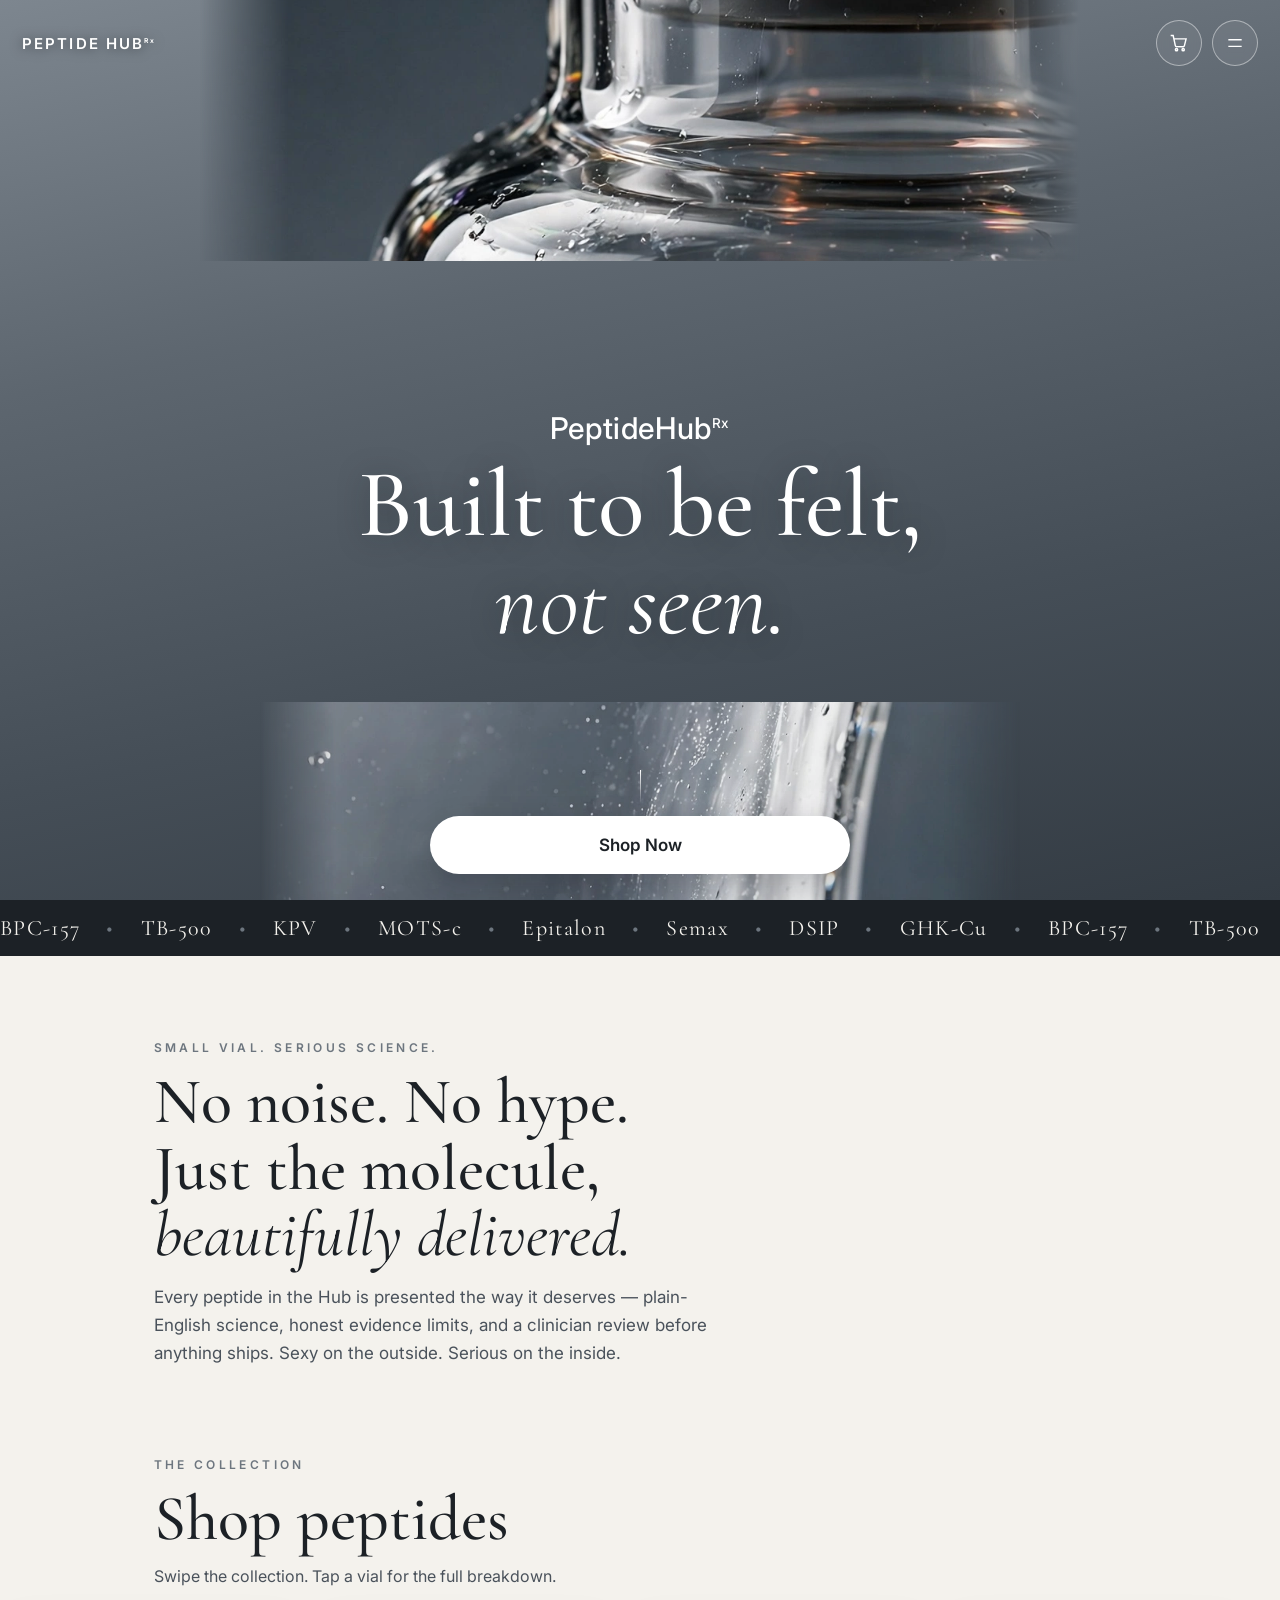
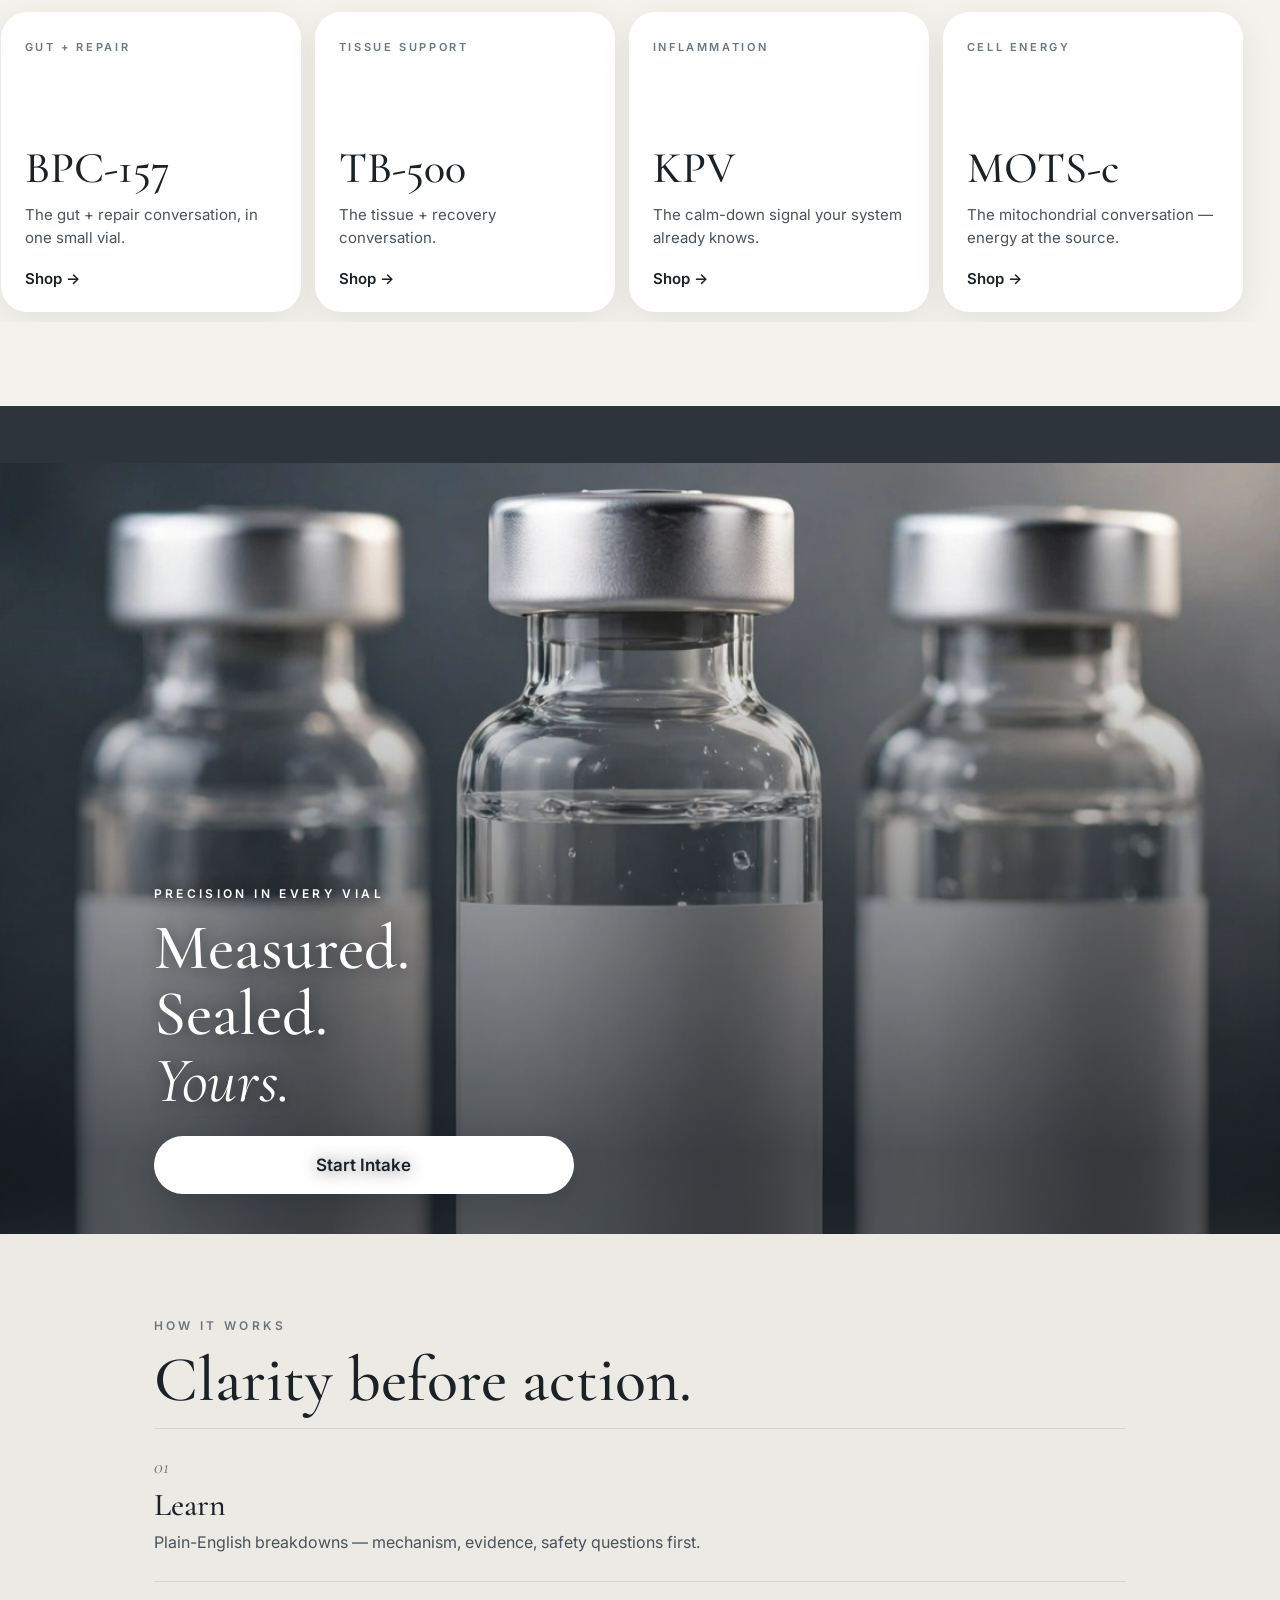
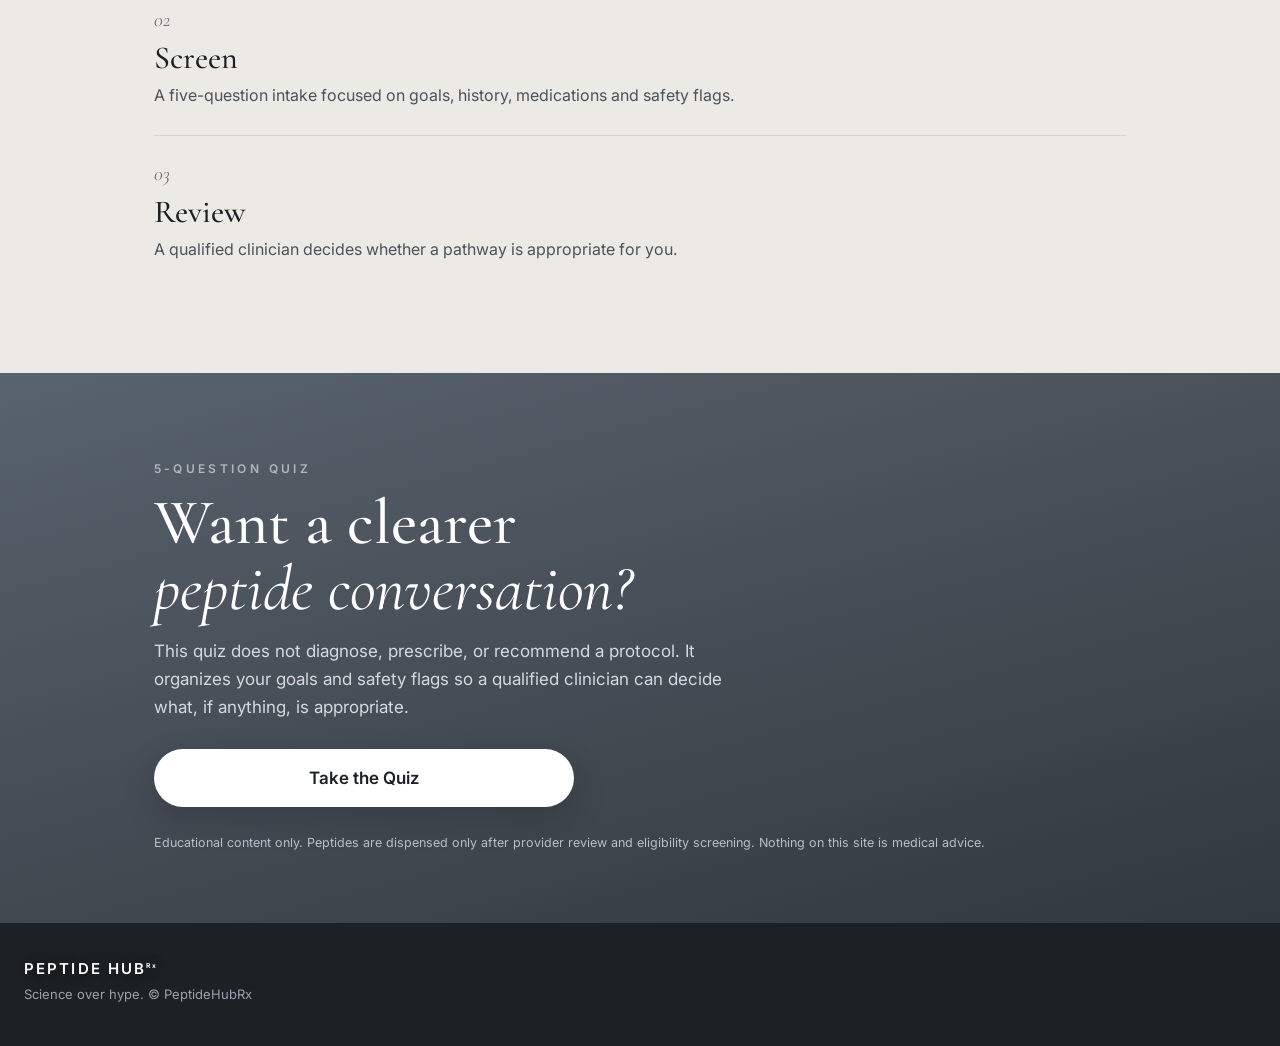
<file: index.html>
<!doctype html>
<html lang="en">
<head>
<meta charset="UTF-8" />
<meta name="viewport" content="width=device-width, initial-scale=1.0" />
<title>PeptideHubRx — Built to be felt, not seen</title>
<meta name="description" content="PeptideHubRx. Premium peptides, provider-reviewed. BPC-157, TB-500, KPV, MOTS-c, Epitalon, Semax and DSIP — small vial, serious science." />
<link rel="preconnect" href="https://fonts.googleapis.com">
<link rel="preconnect" href="https://fonts.gstatic.com" crossorigin>
<link href="https://fonts.googleapis.com/css2?family=Cormorant+Garamond:ital,wght@0,400;0,500;0,600;1,400&family=Inter:wght@400;500;600&display=swap" rel="stylesheet">
<link rel="stylesheet" href="oura.css" />
</head>
<body>

<section class="hero" id="top">
  <div class="hero-vial hero-vial-top" data-parallax="0.18"><img src="vial-hero.webp" alt="Macro of a PeptideHubRx vial" /></div>
  <header class="bar">
    <a class="wordmark" href="index.html">PEPTIDE&nbsp;HUB<sup>Rx</sup></a>
    <div class="bar-actions">
      <a class="icon-btn" href="#shop" aria-label="Shop peptides">
        <svg viewBox="0 0 24 24" width="20" height="20" fill="none" stroke="currentColor" stroke-width="1.7"><circle cx="9" cy="20" r="1.4"/><circle cx="17" cy="20" r="1.4"/><path d="M2 3h3l2.6 12.2a1.5 1.5 0 0 0 1.5 1.2h7.9a1.5 1.5 0 0 0 1.5-1.2L20.5 7H6"/></svg>
      </a>
      <button class="icon-btn" id="menuBtn" aria-label="Menu" aria-expanded="false">
        <svg viewBox="0 0 24 24" width="20" height="20" fill="none" stroke="currentColor" stroke-width="1.7"><path d="M4 8h16M4 16h16"/></svg>
      </button>
    </div>
  </header>
  <nav class="menu" id="menu">
    <a href="#shop">Shop</a><a href="stacks.html">Stacks</a><a href="glp-1.html">GLP-1</a><a href="#quiz">Quiz</a><a href="#intake">Start intake</a>
  </nav>
  <div class="hero-copy">
    <p class="hero-brand reveal">PeptideHub<sup>Rx</sup></p>
    <h1 class="reveal">Built to be felt,<br/><em>not seen.</em></h1>
  </div>
  <div class="hero-vial hero-vial-bottom" data-parallax="-0.12"><img src="vial-curve.webp" alt="" /></div>
  <a class="pill pill-hero reveal" href="#shop">Shop Now</a>
  <div class="scroll-cue" aria-hidden="true"></div>
</section>

<div class="marquee" aria-hidden="true">
  <div class="marquee-track">
    <span>BPC-157</span><i>•</i><span>TB-500</span><i>•</i><span>KPV</span><i>•</i><span>MOTS-c</span><i>•</i><span>Epitalon</span><i>•</i><span>Semax</span><i>•</i><span>DSIP</span><i>•</i><span>GHK-Cu</span><i>•</i>
    <span>BPC-157</span><i>•</i><span>TB-500</span><i>•</i><span>KPV</span><i>•</i><span>MOTS-c</span><i>•</i><span>Epitalon</span><i>•</i><span>Semax</span><i>•</i><span>DSIP</span><i>•</i><span>GHK-Cu</span><i>•</i>
  </div>
</div>

<section class="manifesto">
  <p class="eyebrow reveal">Small vial. Serious science.</p>
  <h2 class="reveal">No noise. No hype.<br/>Just the molecule,<br/><em>beautifully delivered.</em></h2>
  <p class="lede reveal">Every peptide in the Hub is presented the way it deserves — plain-English science, honest evidence limits, and a clinician review before anything ships. Sexy on the outside. Serious on the inside.</p>
</section>

<section class="shop" id="shop">
  <div class="shop-head">
    <p class="eyebrow reveal">The collection</p>
    <h2 class="reveal">Shop peptides</h2>
    <p class="shop-sub reveal">Swipe the collection. Tap a vial for the full breakdown.</p>
  </div>
  <div class="rail">
    <a class="card reveal" href="bpc-157.html"><span class="card-tag">Gut + repair</span><h3>BPC-157</h3><p>The gut + repair conversation, in one small vial.</p><span class="card-cta">Shop →</span></a>
    <a class="card reveal" href="tb-500.html"><span class="card-tag">Tissue support</span><h3>TB-500</h3><p>The tissue + recovery conversation.</p><span class="card-cta">Shop →</span></a>
    <a class="card reveal" href="kpv.html"><span class="card-tag">Inflammation</span><h3>KPV</h3><p>The calm-down signal your system already knows.</p><span class="card-cta">Shop →</span></a>
    <a class="card reveal" href="mots-c.html"><span class="card-tag">Cell energy</span><h3>MOTS-c</h3><p>The mitochondrial conversation — energy at the source.</p><span class="card-cta">Shop →</span></a>
    <a class="card reveal" href="epitalon.html"><span class="card-tag">Longevity</span><h3>Epitalon</h3><p>The aging + cellular clock conversation.</p><span class="card-cta">Shop →</span></a>
    <a class="card reveal" href="semax.html"><span class="card-tag">Cognitive</span><h3>Semax</h3><p>The focus + neuropeptide conversation.</p><span class="card-cta">Shop →</span></a>
    <a class="card reveal" href="dsip.html"><span class="card-tag">Sleep</span><h3>DSIP</h3><p>The sleep + recovery conversation.</p><span class="card-cta">Shop →</span></a>
    <a class="card reveal" href="ghk-cu.html"><span class="card-tag">Skin</span><h3>GHK-Cu</h3><p>The copper-peptide conversation for skin.</p><span class="card-cta">Shop →</span></a>
    <a class="card card-dark reveal" href="stacks.html"><span class="card-tag">Curated</span><h3>Stacks</h3><p>Different compounds. Different conversations. Combined with intent.</p><span class="card-cta">Shop stacks →</span></a>
  </div>
</section>

<section class="fullbleed">
  <div class="fullbleed-img" data-parallax="0.10"><img src="vials-trio.webp" alt="Three PeptideHubRx vials" /></div>
  <div class="fullbleed-copy">
    <p class="eyebrow light reveal">Precision in every vial</p>
    <h2 class="reveal">Measured.<br/>Sealed.<br/><em>Yours.</em></h2>
    <a class="pill reveal" href="#intake">Start Intake</a>
  </div>
</section>

<section class="steps">
  <p class="eyebrow reveal">How it works</p>
  <h2 class="reveal">Clarity before action.</h2>
  <div class="step reveal"><span>01</span><h3>Learn</h3><p>Plain-English breakdowns — mechanism, evidence, safety questions first.</p></div>
  <div class="step reveal"><span>02</span><h3>Screen</h3><p>A five-question intake focused on goals, history, medications and safety flags.</p></div>
  <div class="step reveal"><span>03</span><h3>Review</h3><p>A qualified clinician decides whether a pathway is appropriate for you.</p></div>
</section>

<section class="intake" id="intake">
  <p class="eyebrow light reveal">5-question quiz</p>
  <h2 class="reveal">Want a clearer<br/><em>peptide conversation?</em></h2>
  <p class="lede light reveal">This quiz does not diagnose, prescribe, or recommend a protocol. It organizes your goals and safety flags so a qualified clinician can decide what, if anything, is appropriate.</p>
  <a class="pill reveal" id="quiz" href="stacks.html">Take the Quiz</a>
  <p class="fineprint">Educational content only. Peptides are dispensed only after provider review and eligibility screening. Nothing on this site is medical advice.</p>
</section>

<footer class="footer">
  <p class="wordmark">PEPTIDE&nbsp;HUB<sup>Rx</sup></p>
  <p>Science over hype. © PeptideHubRx</p>
</footer>

<script src="oura.js"></script>
</body>
</html>
</file>
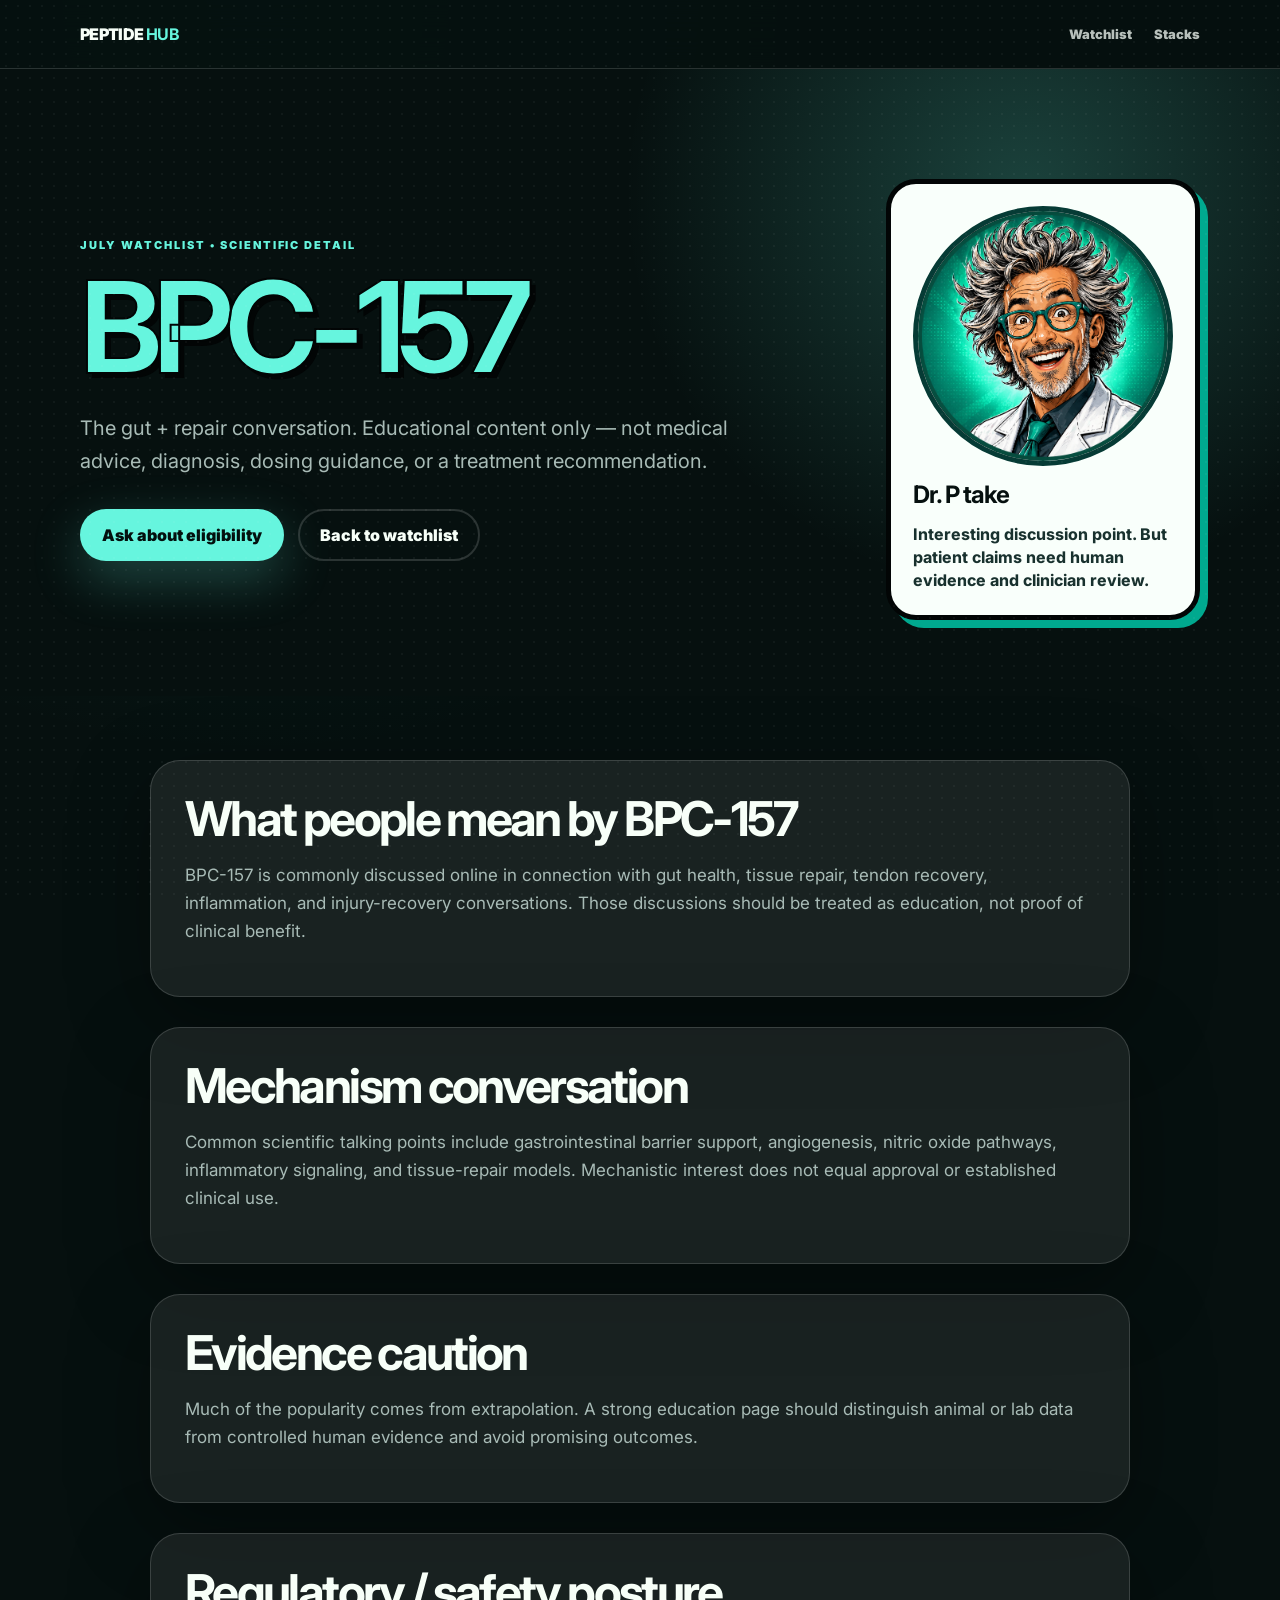
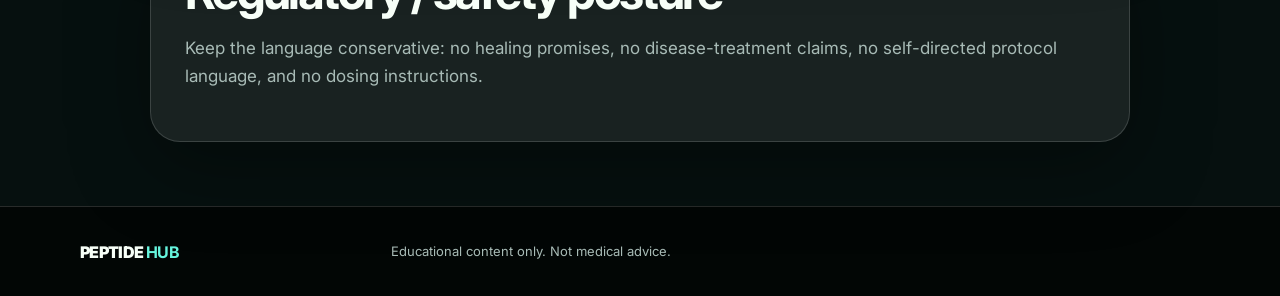
<file: bpc-157.html>
<!doctype html><html lang="en"><head><meta charset="UTF-8"><meta name="viewport" content="width=device-width, initial-scale=1.0"><title>BPC-157 | PeptideHubRx</title><link rel="preconnect" href="https://fonts.googleapis.com"><link rel="preconnect" href="https://fonts.gstatic.com" crossorigin><link href="https://fonts.googleapis.com/css2?family=Inter:wght@400;600;700;800;900&display=swap" rel="stylesheet"><link rel="stylesheet" href="styles.css"></head><body><header class="site-header"><nav class="nav container"><a class="brand" href="index.html"><span class="brand-icon">⚗</span><span>PEPTIDE <b>HUB</b></span></a><div class="nav-links open-static"><a href="index.html#watchlist">Watchlist</a><a href="stacks.html">Stacks</a></div></nav></header><main><section class="detail-hero"><div class="container detail-grid"><div><p class="eyebrow">July watchlist • scientific detail</p><h1>BPC-157</h1><p class="hero-subhead">The gut + repair conversation. Educational content only — not medical advice, diagnosis, dosing guidance, or a treatment recommendation.</p><div class="hero-actions"><a class="btn btn-primary" href="index.html#contact">Ask about eligibility</a><a class="btn btn-secondary" href="index.html#watchlist">Back to watchlist</a></div></div><div class="drp-mini"><img src="0DFFDA9E-B63D-43A8-9CCC-87F499FAFA7E.png" alt="Dr. P"><strong>Dr. P take</strong><span>Interesting discussion point. But patient claims need human evidence and clinician review.</span></div></div></section><section class="detail-section"><div class="container detail-content"><article><h2>What people mean by BPC-157</h2><p>BPC-157 is commonly discussed online in connection with gut health, tissue repair, tendon recovery, inflammation, and injury-recovery conversations. Those discussions should be treated as education, not proof of clinical benefit.</p></article><article><h2>Mechanism conversation</h2><p>Common scientific talking points include gastrointestinal barrier support, angiogenesis, nitric oxide pathways, inflammatory signaling, and tissue-repair models. Mechanistic interest does not equal approval or established clinical use.</p></article><article><h2>Evidence caution</h2><p>Much of the popularity comes from extrapolation. A strong education page should distinguish animal or lab data from controlled human evidence and avoid promising outcomes.</p></article><article><h2>Regulatory / safety posture</h2><p>Keep the language conservative: no healing promises, no disease-treatment claims, no self-directed protocol language, and no dosing instructions.</p></article></div></section></main><footer class="footer"><div class="container footer-grid"><a class="brand" href="index.html"><span class="brand-icon">⚗</span><span>PEPTIDE <b>HUB</b></span></a><p>Educational content only. Not medical advice.</p></div></footer><script src="script.js"></script></body></html>
</file>
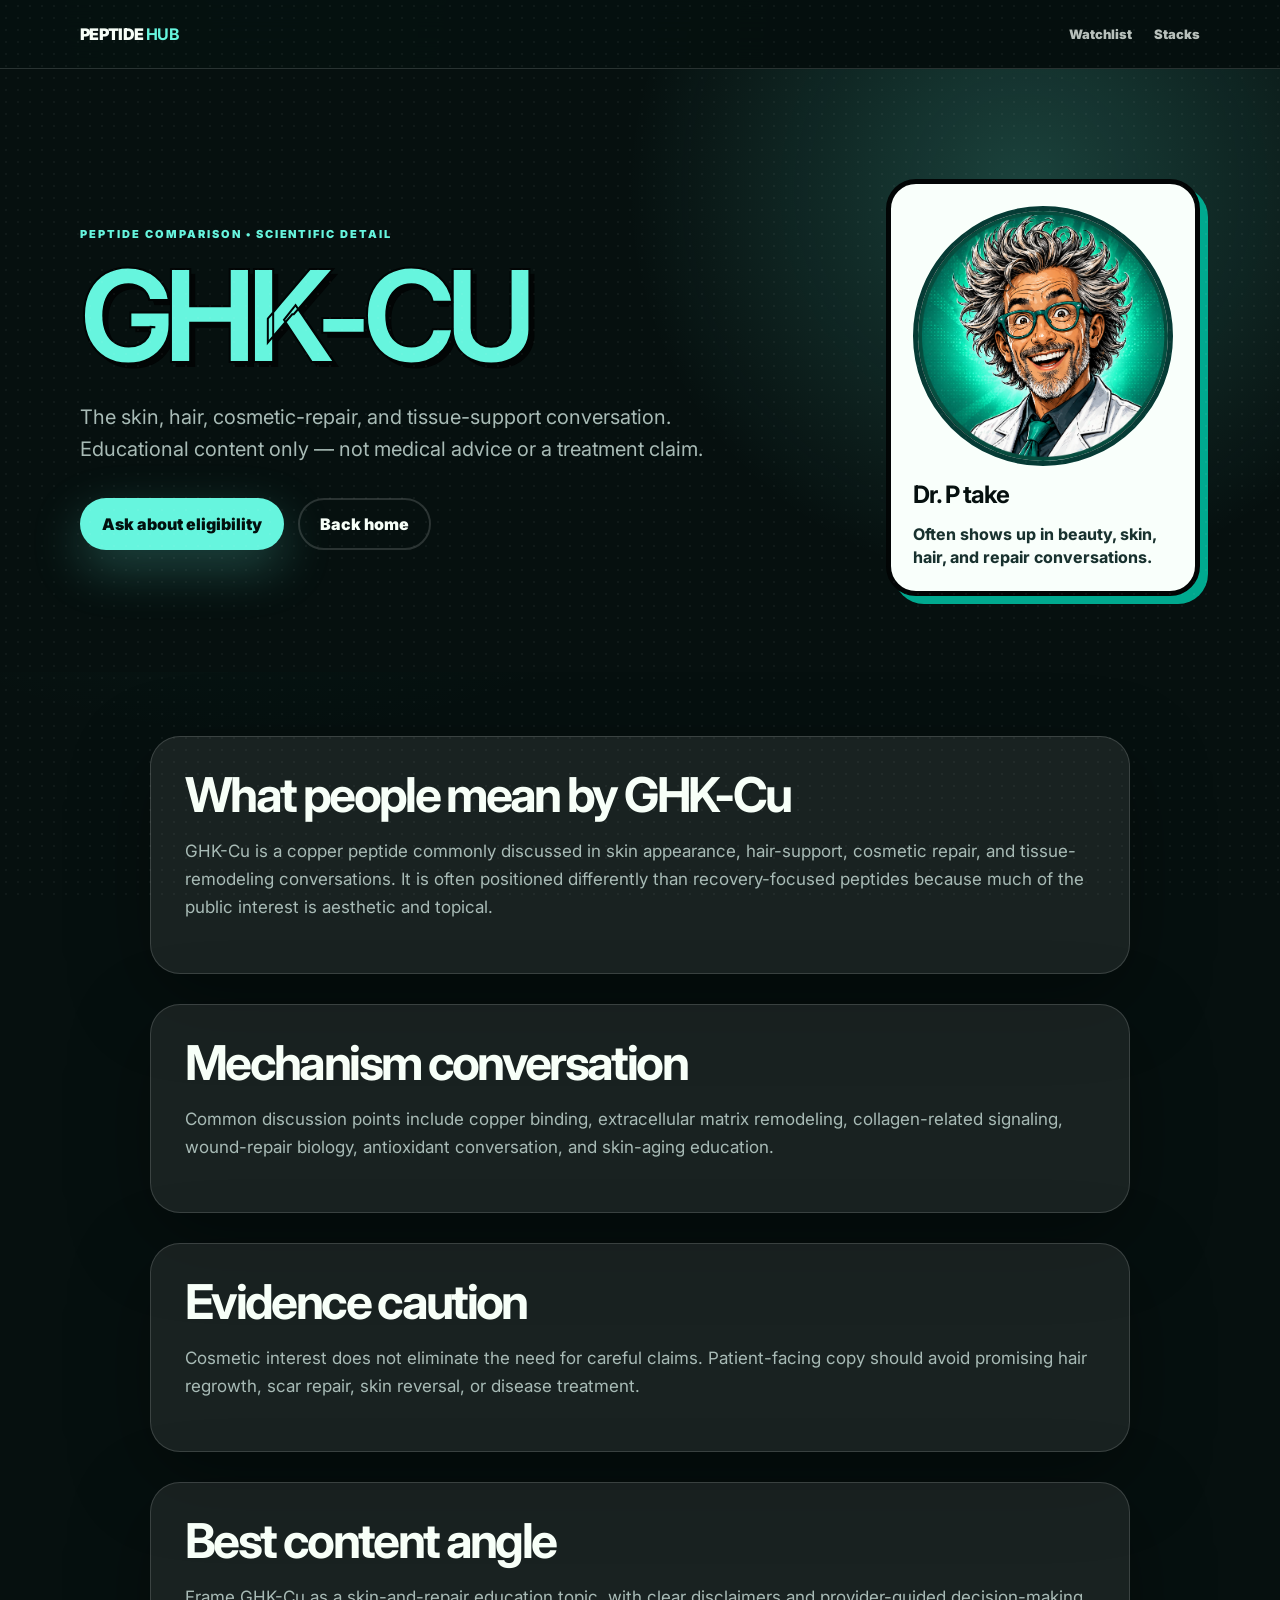
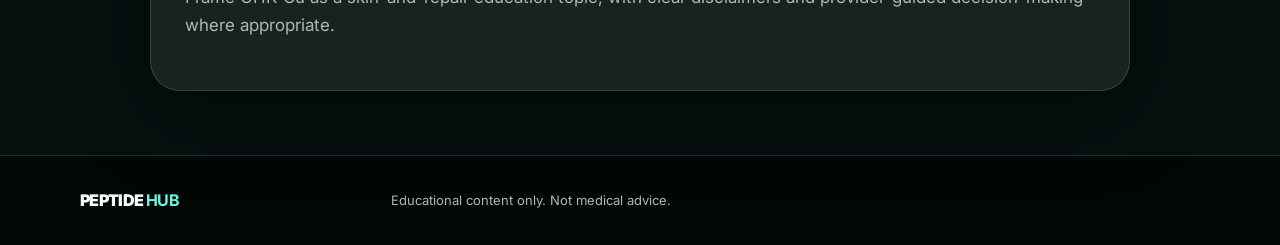
<file: ghk-cu.html>
<!doctype html><html lang="en"><head><meta charset="UTF-8"><meta name="viewport" content="width=device-width, initial-scale=1.0"><title>GHK-Cu | PeptideHubRx</title><link rel="preconnect" href="https://fonts.googleapis.com"><link rel="preconnect" href="https://fonts.gstatic.com" crossorigin><link href="https://fonts.googleapis.com/css2?family=Inter:wght@400;600;700;800;900&display=swap" rel="stylesheet"><link rel="stylesheet" href="styles.css"></head><body><header class="site-header"><nav class="nav container"><a class="brand" href="index.html"><span class="brand-icon">⚗</span><span>PEPTIDE <b>HUB</b></span></a><div class="nav-links open-static"><a href="index.html#watchlist">Watchlist</a><a href="stacks.html">Stacks</a></div></nav></header><main><section class="detail-hero"><div class="container detail-grid"><div><p class="eyebrow">Peptide comparison • scientific detail</p><h1>GHK-Cu</h1><p class="hero-subhead">The skin, hair, cosmetic-repair, and tissue-support conversation. Educational content only — not medical advice or a treatment claim.</p><div class="hero-actions"><a class="btn btn-primary" href="index.html#contact">Ask about eligibility</a><a class="btn btn-secondary" href="index.html">Back home</a></div></div><div class="drp-mini"><img src="0DFFDA9E-B63D-43A8-9CCC-87F499FAFA7E.png" alt="Dr. P"><strong>Dr. P take</strong><span>Often shows up in beauty, skin, hair, and repair conversations.</span></div></div></section><section class="detail-section"><div class="container detail-content"><article><h2>What people mean by GHK-Cu</h2><p>GHK-Cu is a copper peptide commonly discussed in skin appearance, hair-support, cosmetic repair, and tissue-remodeling conversations. It is often positioned differently than recovery-focused peptides because much of the public interest is aesthetic and topical.</p></article><article><h2>Mechanism conversation</h2><p>Common discussion points include copper binding, extracellular matrix remodeling, collagen-related signaling, wound-repair biology, antioxidant conversation, and skin-aging education.</p></article><article><h2>Evidence caution</h2><p>Cosmetic interest does not eliminate the need for careful claims. Patient-facing copy should avoid promising hair regrowth, scar repair, skin reversal, or disease treatment.</p></article><article><h2>Best content angle</h2><p>Frame GHK-Cu as a skin-and-repair education topic, with clear disclaimers and provider-guided decision-making where appropriate.</p></article></div></section></main><footer class="footer"><div class="container footer-grid"><a class="brand" href="index.html"><span class="brand-icon">⚗</span><span>PEPTIDE <b>HUB</b></span></a><p>Educational content only. Not medical advice.</p></div></footer><script src="script.js"></script></body></html>
</file>
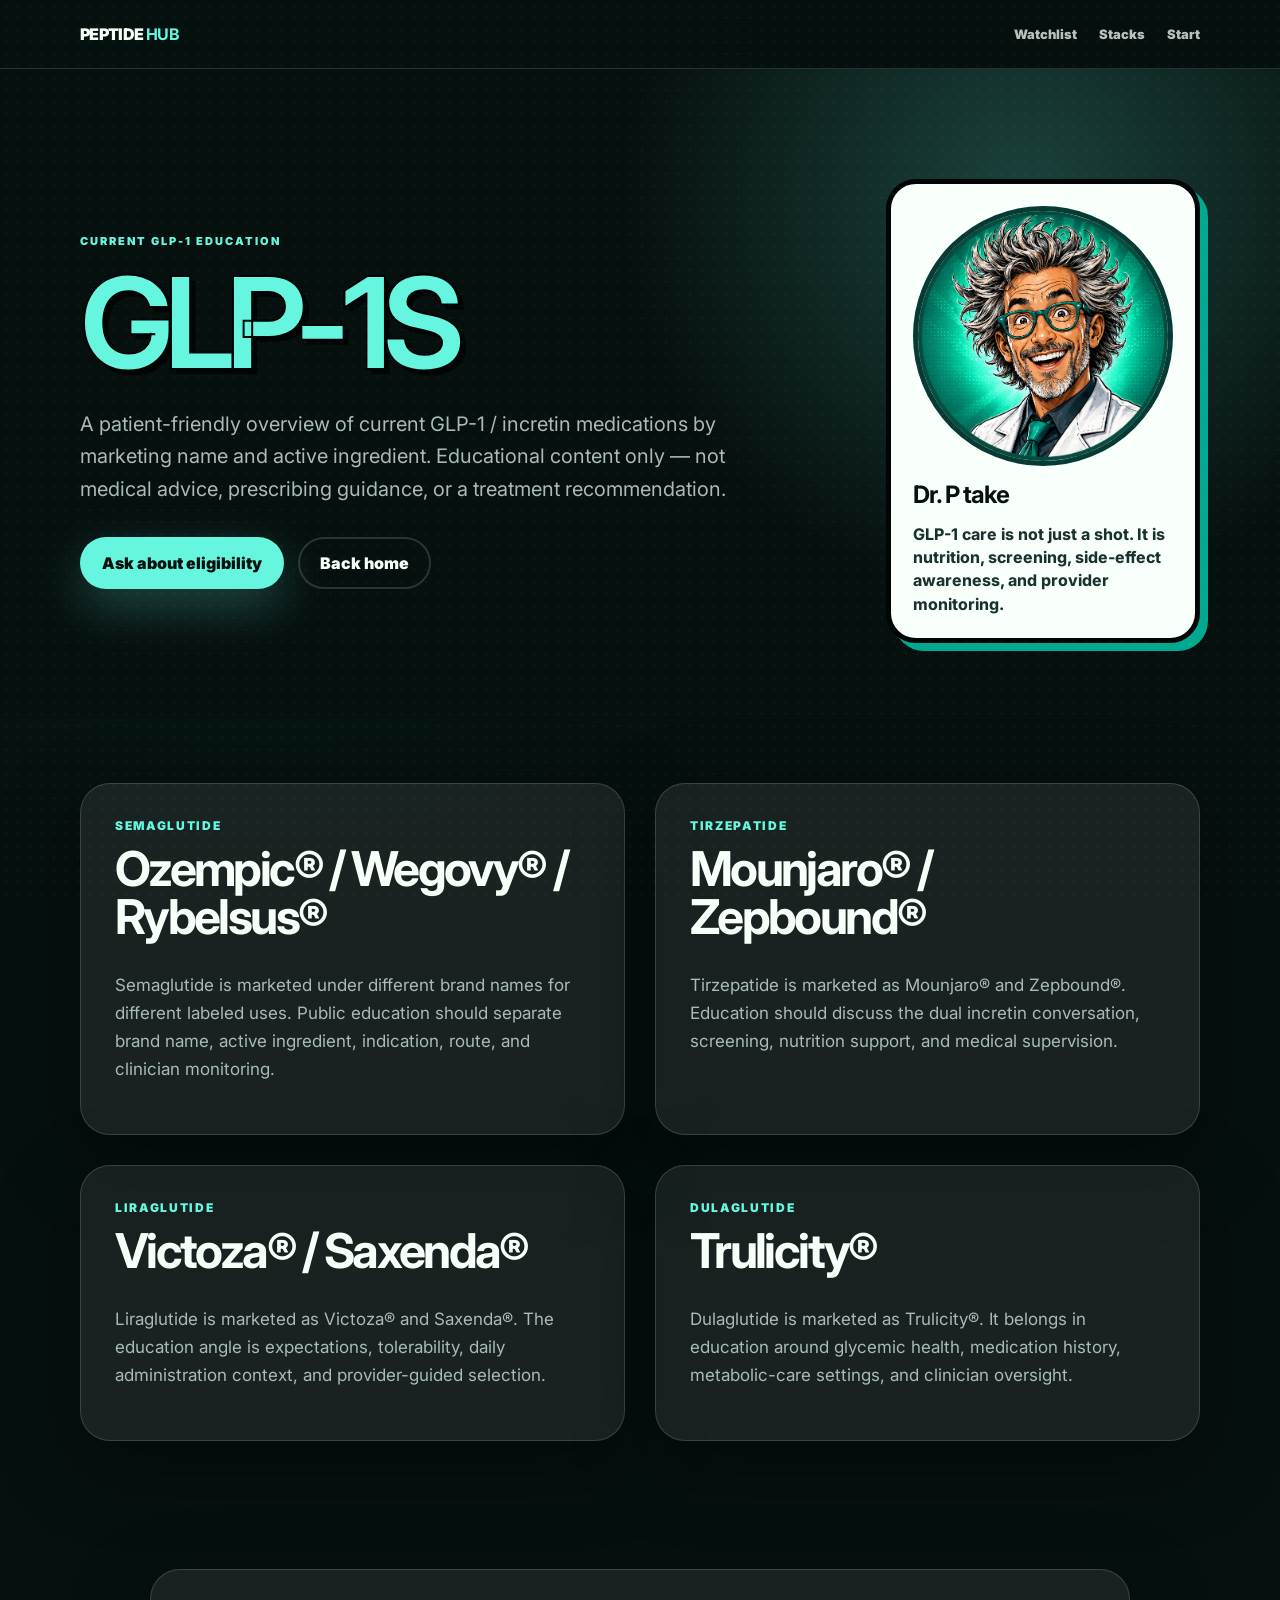
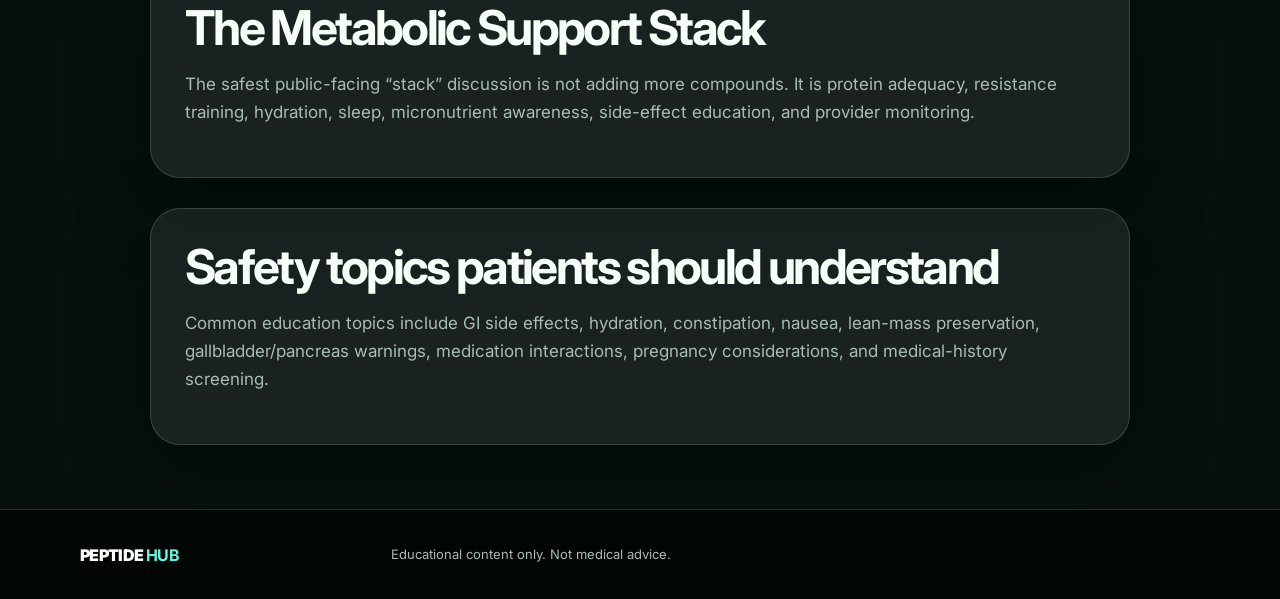
<file: glp-1.html>
<!doctype html><html lang="en"><head><meta charset="UTF-8"><meta name="viewport" content="width=device-width, initial-scale=1.0"><title>GLP-1 Education | PeptideHubRx</title><meta name="description" content="Educational GLP-1 overview covering Ozempic, Wegovy, Rybelsus, Mounjaro, Zepbound, Saxenda, Victoza, Trulicity, and their active ingredients."><link rel="preconnect" href="https://fonts.googleapis.com"><link rel="preconnect" href="https://fonts.gstatic.com" crossorigin><link href="https://fonts.googleapis.com/css2?family=Inter:wght@400;600;700;800;900&display=swap" rel="stylesheet"><link rel="stylesheet" href="styles.css"></head><body><header class="site-header"><nav class="nav container"><a class="brand" href="index.html"><span class="brand-icon">⚗</span><span>PEPTIDE <b>HUB</b></span></a><div class="nav-links open-static"><a href="index.html#watchlist">Watchlist</a><a href="stacks.html">Stacks</a><a href="index.html#contact">Start</a></div></nav></header><main><section class="detail-hero"><div class="container detail-grid"><div><p class="eyebrow">Current GLP-1 education</p><h1>GLP-1s</h1><p class="hero-subhead">A patient-friendly overview of current GLP-1 / incretin medications by marketing name and active ingredient. Educational content only — not medical advice, prescribing guidance, or a treatment recommendation.</p><div class="hero-actions"><a class="btn btn-primary" href="index.html#contact">Ask about eligibility</a><a class="btn btn-secondary" href="index.html">Back home</a></div></div><div class="drp-mini"><img src="0DFFDA9E-B63D-43A8-9CCC-87F499FAFA7E.png" alt="Dr. P"><strong>Dr. P take</strong><span>GLP-1 care is not just a shot. It is nutrition, screening, side-effect awareness, and provider monitoring.</span></div></div></section><section class="detail-section"><div class="container glp-grid"><article class="glp-card"><span>Semaglutide</span><h2>Ozempic® / Wegovy® / Rybelsus®</h2><p>Semaglutide is marketed under different brand names for different labeled uses. Public education should separate brand name, active ingredient, indication, route, and clinician monitoring.</p></article><article class="glp-card"><span>Tirzepatide</span><h2>Mounjaro® / Zepbound®</h2><p>Tirzepatide is marketed as Mounjaro® and Zepbound®. Education should discuss the dual incretin conversation, screening, nutrition support, and medical supervision.</p></article><article class="glp-card"><span>Liraglutide</span><h2>Victoza® / Saxenda®</h2><p>Liraglutide is marketed as Victoza® and Saxenda®. The education angle is expectations, tolerability, daily administration context, and provider-guided selection.</p></article><article class="glp-card"><span>Dulaglutide</span><h2>Trulicity®</h2><p>Dulaglutide is marketed as Trulicity®. It belongs in education around glycemic health, medication history, metabolic-care settings, and clinician oversight.</p></article></div></section><section class="detail-section"><div class="container detail-content"><article><h2>The Metabolic Support Stack</h2><p>The safest public-facing “stack” discussion is not adding more compounds. It is protein adequacy, resistance training, hydration, sleep, micronutrient awareness, side-effect education, and provider monitoring.</p></article><article><h2>Safety topics patients should understand</h2><p>Common education topics include GI side effects, hydration, constipation, nausea, lean-mass preservation, gallbladder/pancreas warnings, medication interactions, pregnancy considerations, and medical-history screening.</p></article></div></section></main><footer class="footer"><div class="container footer-grid"><a class="brand" href="index.html"><span class="brand-icon">⚗</span><span>PEPTIDE <b>HUB</b></span></a><p>Educational content only. Not medical advice.</p></div></footer><script src="script.js"></script></body></html>
</file>
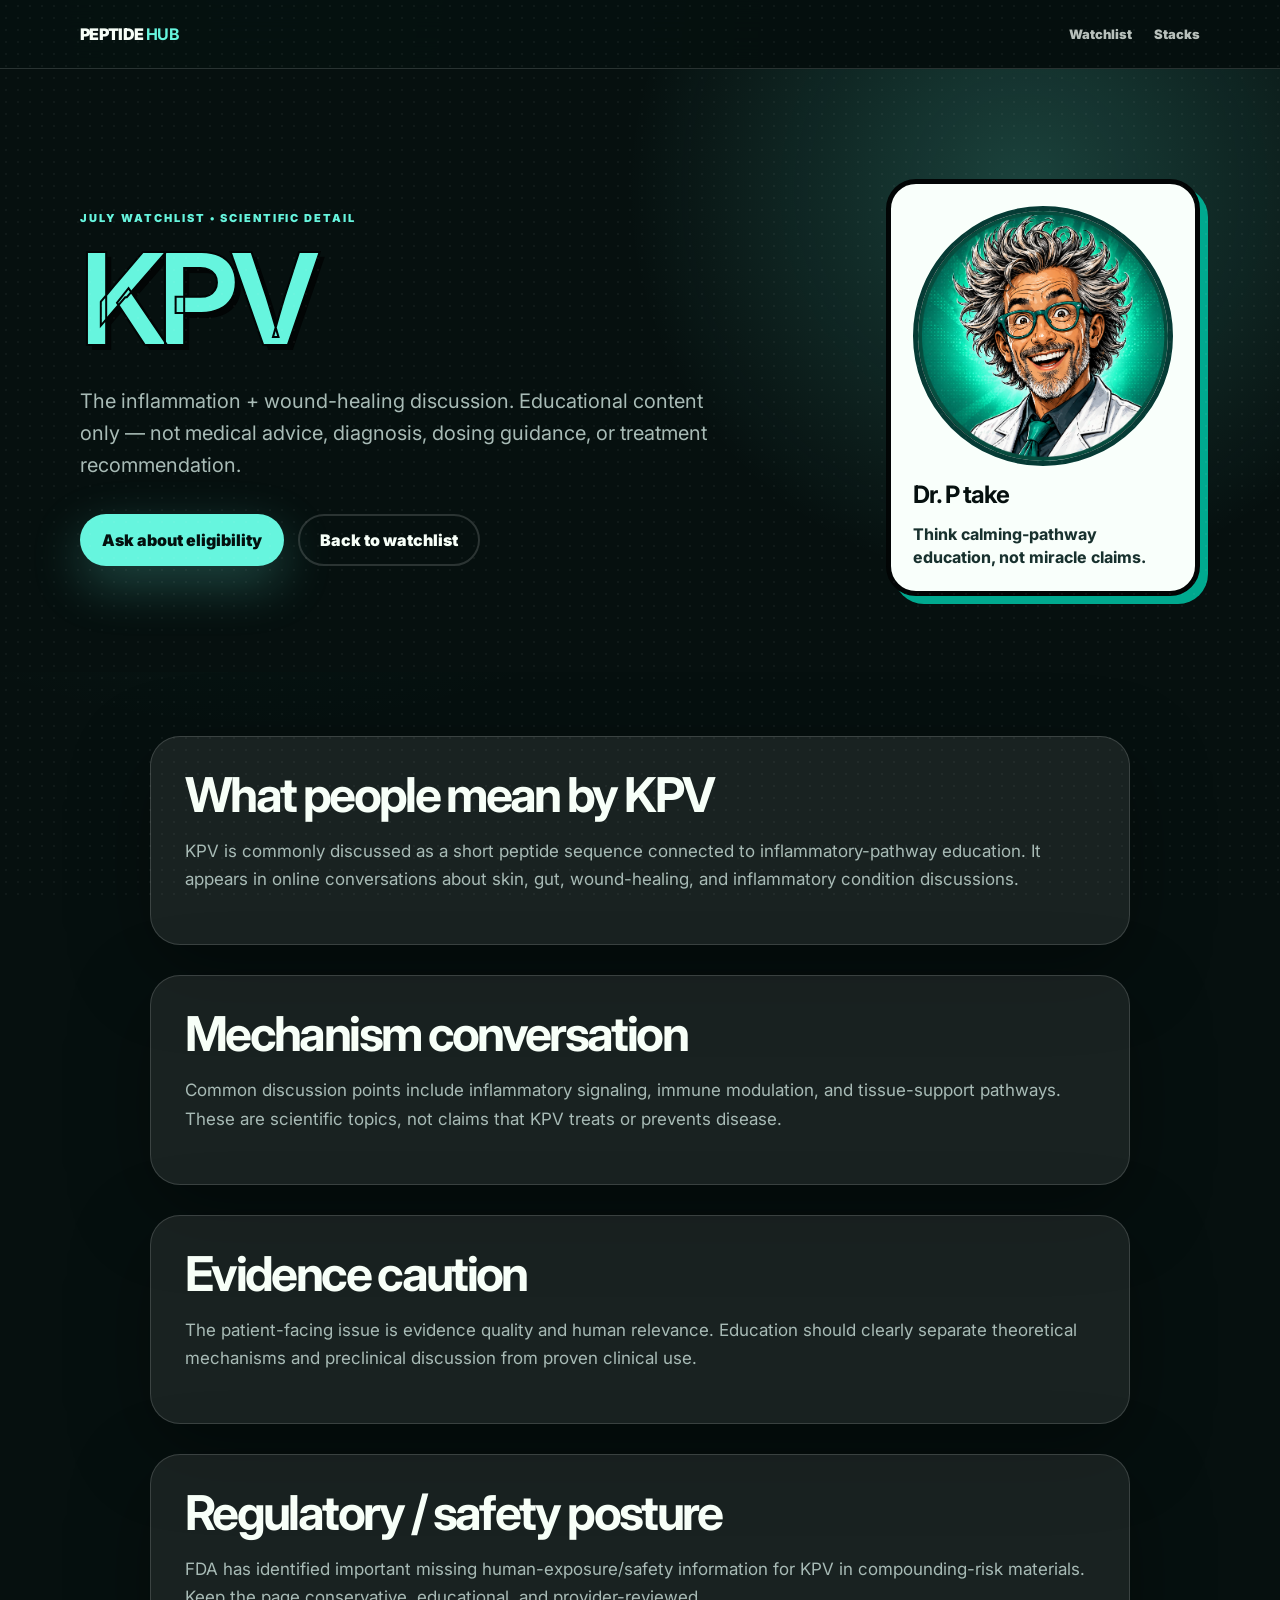
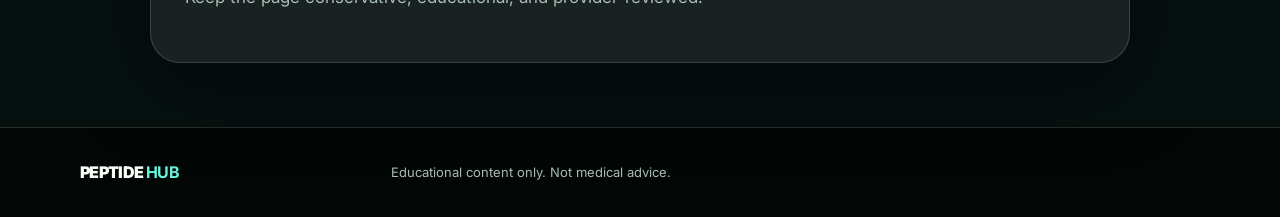
<file: kpv.html>
<!doctype html><html lang="en"><head><meta charset="UTF-8"><meta name="viewport" content="width=device-width, initial-scale=1.0"><title>KPV | PeptideHubRx</title><link rel="preconnect" href="https://fonts.googleapis.com"><link rel="preconnect" href="https://fonts.gstatic.com" crossorigin><link href="https://fonts.googleapis.com/css2?family=Inter:wght@400;600;700;800;900&display=swap" rel="stylesheet"><link rel="stylesheet" href="styles.css"></head><body><header class="site-header"><nav class="nav container"><a class="brand" href="index.html"><span class="brand-icon">⚗</span><span>PEPTIDE <b>HUB</b></span></a><div class="nav-links open-static"><a href="index.html#watchlist">Watchlist</a><a href="stacks.html">Stacks</a></div></nav></header><main><section class="detail-hero"><div class="container detail-grid"><div><p class="eyebrow">July watchlist • scientific detail</p><h1>KPV</h1><p class="hero-subhead">The inflammation + wound-healing discussion. Educational content only — not medical advice, diagnosis, dosing guidance, or treatment recommendation.</p><div class="hero-actions"><a class="btn btn-primary" href="index.html#contact">Ask about eligibility</a><a class="btn btn-secondary" href="index.html#watchlist">Back to watchlist</a></div></div><div class="drp-mini"><img src="0DFFDA9E-B63D-43A8-9CCC-87F499FAFA7E.png" alt="Dr. P"><strong>Dr. P take</strong><span>Think calming-pathway education, not miracle claims.</span></div></div></section><section class="detail-section"><div class="container detail-content"><article><h2>What people mean by KPV</h2><p>KPV is commonly discussed as a short peptide sequence connected to inflammatory-pathway education. It appears in online conversations about skin, gut, wound-healing, and inflammatory condition discussions.</p></article><article><h2>Mechanism conversation</h2><p>Common discussion points include inflammatory signaling, immune modulation, and tissue-support pathways. These are scientific topics, not claims that KPV treats or prevents disease.</p></article><article><h2>Evidence caution</h2><p>The patient-facing issue is evidence quality and human relevance. Education should clearly separate theoretical mechanisms and preclinical discussion from proven clinical use.</p></article><article><h2>Regulatory / safety posture</h2><p>FDA has identified important missing human-exposure/safety information for KPV in compounding-risk materials. Keep the page conservative, educational, and provider-reviewed.</p></article></div></section></main><footer class="footer"><div class="container footer-grid"><a class="brand" href="index.html"><span class="brand-icon">⚗</span><span>PEPTIDE <b>HUB</b></span></a><p>Educational content only. Not medical advice.</p></div></footer><script src="script.js"></script></body></html>
</file>
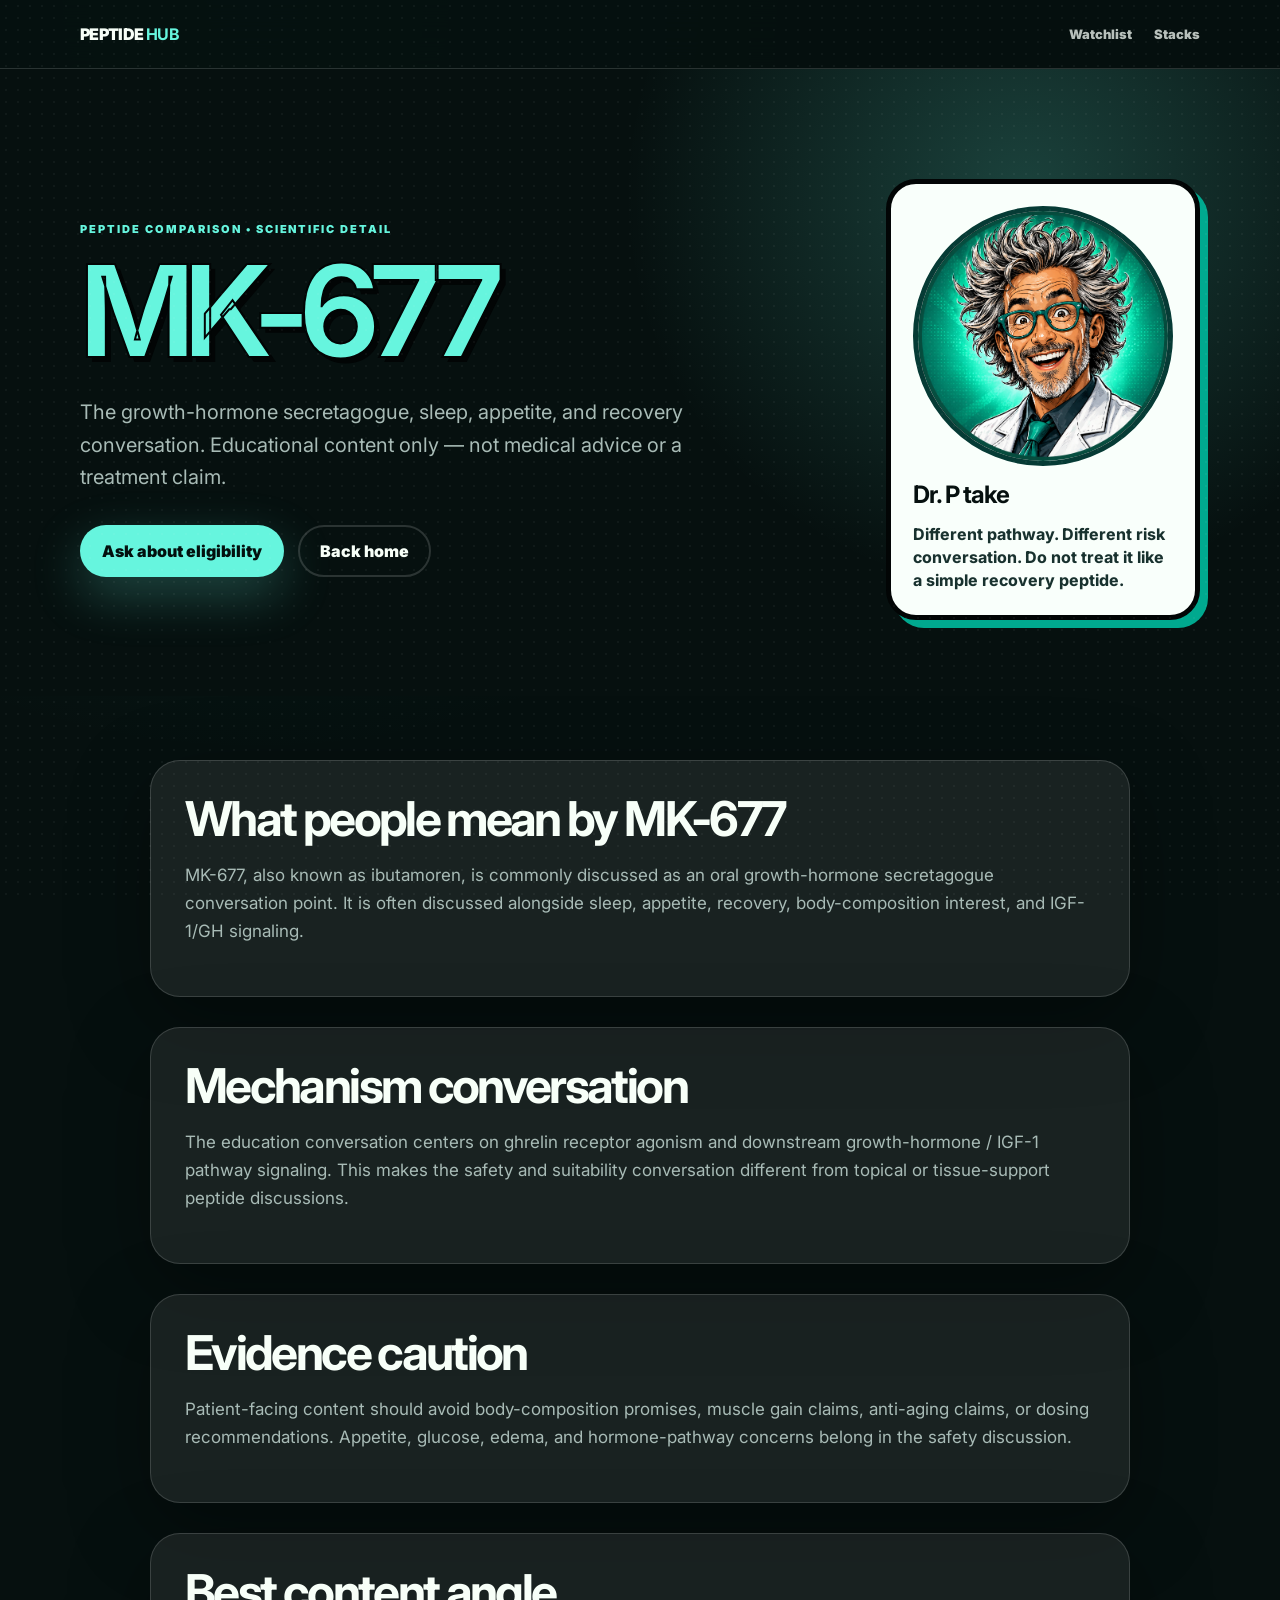
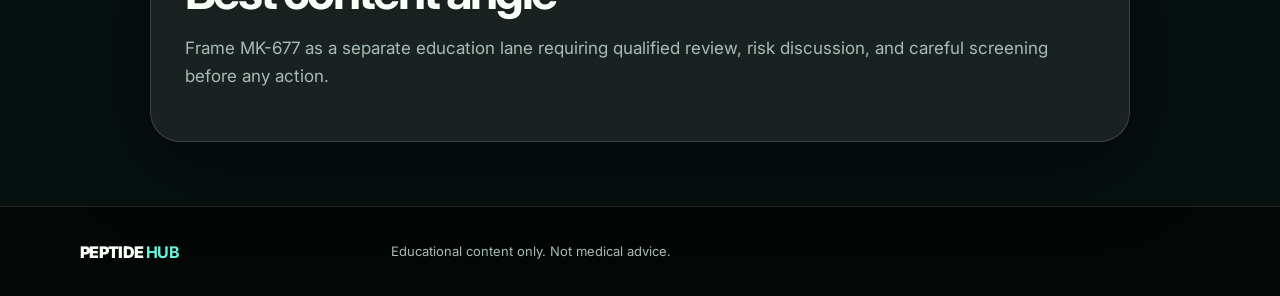
<file: mk-677.html>
<!doctype html><html lang="en"><head><meta charset="UTF-8"><meta name="viewport" content="width=device-width, initial-scale=1.0"><title>MK-677 | PeptideHubRx</title><link rel="preconnect" href="https://fonts.googleapis.com"><link rel="preconnect" href="https://fonts.gstatic.com" crossorigin><link href="https://fonts.googleapis.com/css2?family=Inter:wght@400;600;700;800;900&display=swap" rel="stylesheet"><link rel="stylesheet" href="styles.css"></head><body><header class="site-header"><nav class="nav container"><a class="brand" href="index.html"><span class="brand-icon">⚗</span><span>PEPTIDE <b>HUB</b></span></a><div class="nav-links open-static"><a href="index.html#watchlist">Watchlist</a><a href="stacks.html">Stacks</a></div></nav></header><main><section class="detail-hero"><div class="container detail-grid"><div><p class="eyebrow">Peptide comparison • scientific detail</p><h1>MK-677</h1><p class="hero-subhead">The growth-hormone secretagogue, sleep, appetite, and recovery conversation. Educational content only — not medical advice or a treatment claim.</p><div class="hero-actions"><a class="btn btn-primary" href="index.html#contact">Ask about eligibility</a><a class="btn btn-secondary" href="index.html">Back home</a></div></div><div class="drp-mini"><img src="0DFFDA9E-B63D-43A8-9CCC-87F499FAFA7E.png" alt="Dr. P"><strong>Dr. P take</strong><span>Different pathway. Different risk conversation. Do not treat it like a simple recovery peptide.</span></div></div></section><section class="detail-section"><div class="container detail-content"><article><h2>What people mean by MK-677</h2><p>MK-677, also known as ibutamoren, is commonly discussed as an oral growth-hormone secretagogue conversation point. It is often discussed alongside sleep, appetite, recovery, body-composition interest, and IGF-1/GH signaling.</p></article><article><h2>Mechanism conversation</h2><p>The education conversation centers on ghrelin receptor agonism and downstream growth-hormone / IGF-1 pathway signaling. This makes the safety and suitability conversation different from topical or tissue-support peptide discussions.</p></article><article><h2>Evidence caution</h2><p>Patient-facing content should avoid body-composition promises, muscle gain claims, anti-aging claims, or dosing recommendations. Appetite, glucose, edema, and hormone-pathway concerns belong in the safety discussion.</p></article><article><h2>Best content angle</h2><p>Frame MK-677 as a separate education lane requiring qualified review, risk discussion, and careful screening before any action.</p></article></div></section></main><footer class="footer"><div class="container footer-grid"><a class="brand" href="index.html"><span class="brand-icon">⚗</span><span>PEPTIDE <b>HUB</b></span></a><p>Educational content only. Not medical advice.</p></div></footer><script src="script.js"></script></body></html>
</file>
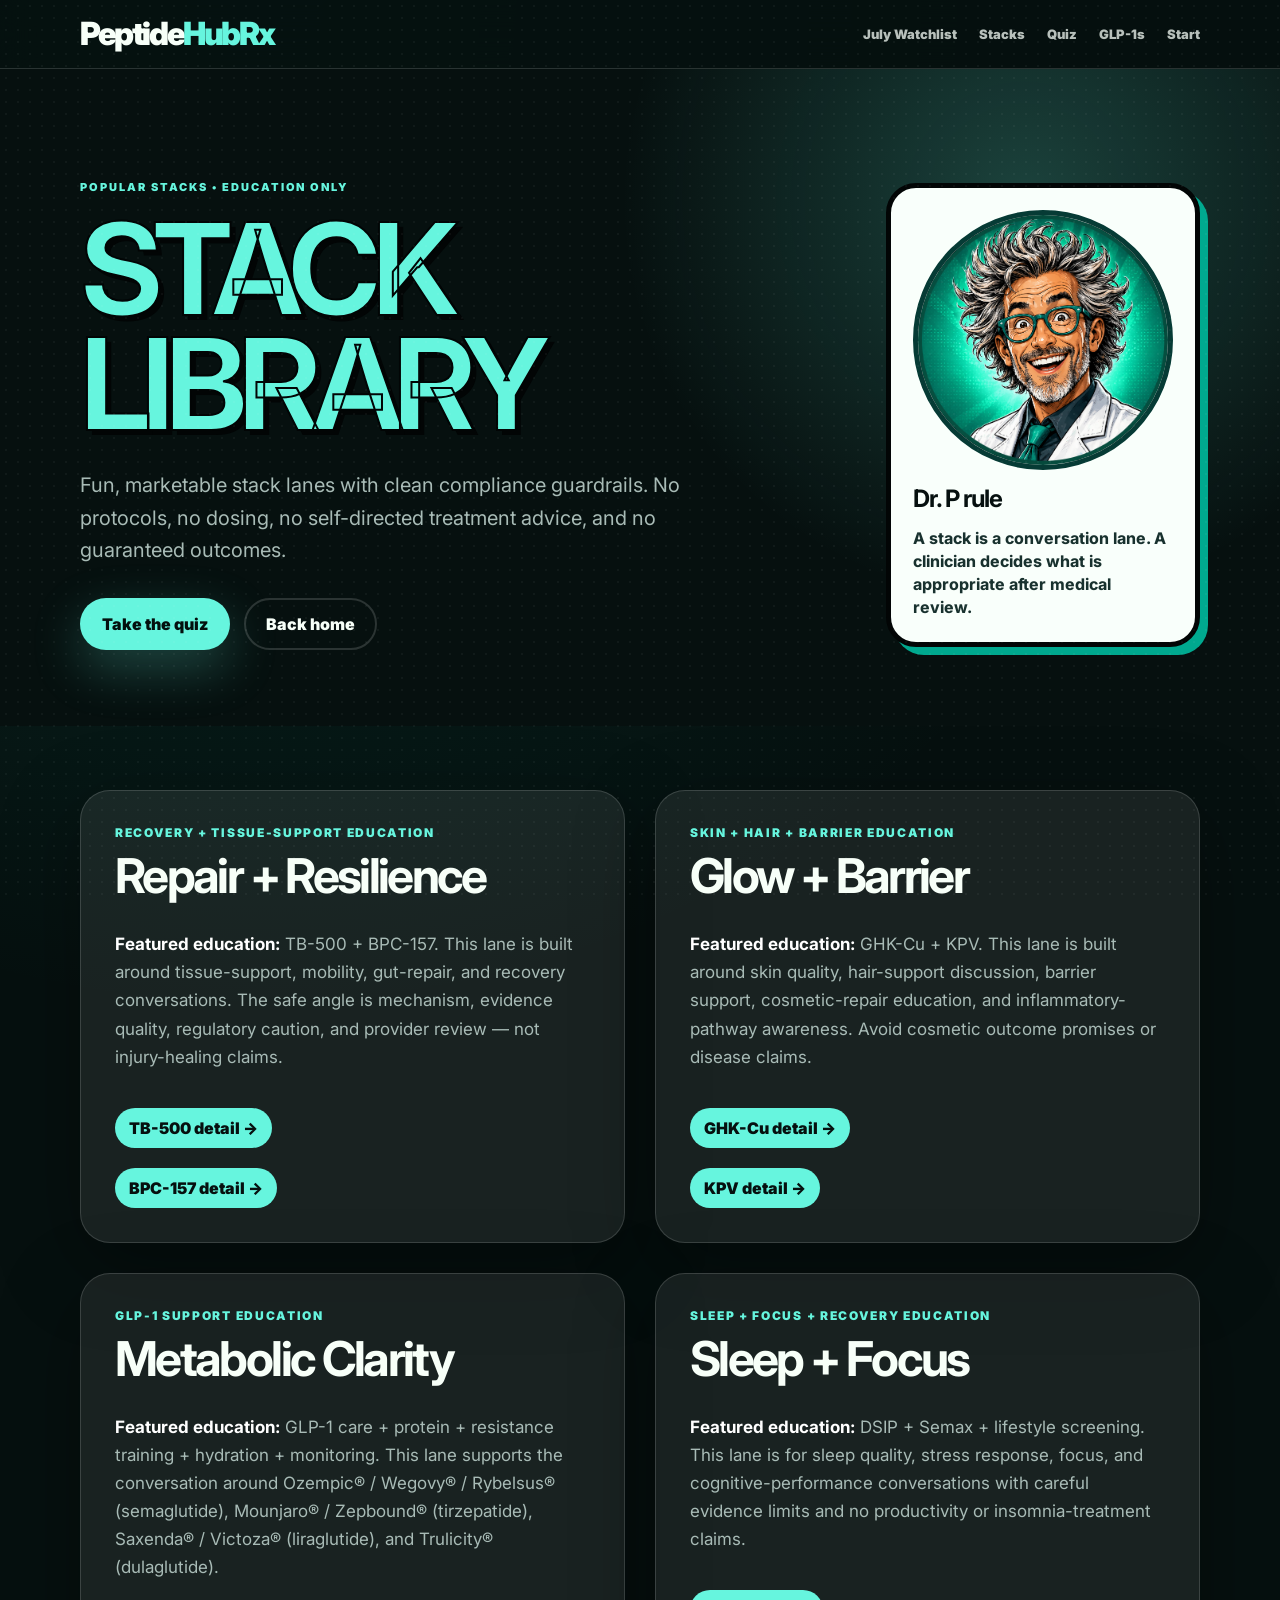
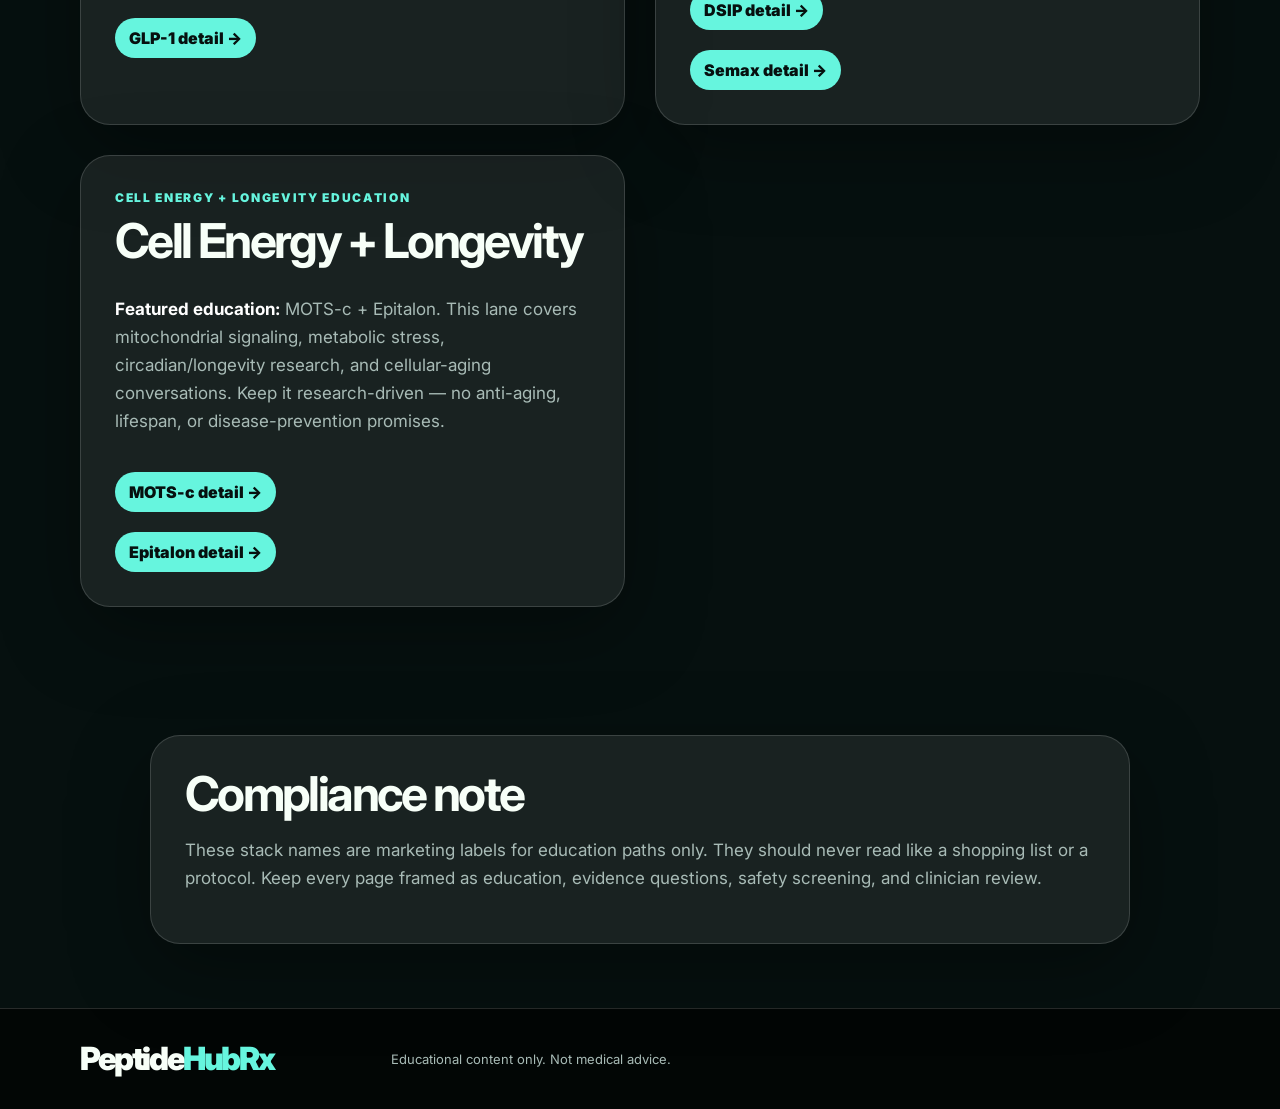
<file: stacks.html>
<!doctype html><html lang="en"><head><meta charset="UTF-8"><meta name="viewport" content="width=device-width, initial-scale=1.0"><title>Popular Stacks | PeptideHubRx</title><meta name="description" content="Compliant, education-only peptide stack conversation lanes from PeptideHubRx and Dr. P."><link rel="preconnect" href="https://fonts.googleapis.com"><link rel="preconnect" href="https://fonts.gstatic.com" crossorigin><link href="https://fonts.googleapis.com/css2?family=Inter:wght@400;600;700;800;900&display=swap" rel="stylesheet"><link rel="stylesheet" href="styles.css"><link rel="stylesheet" href="quiz.css"></head><body><header class="site-header"><nav class="nav container"><a class="brand text-brand" href="index.html"><span>Peptide<b>HubRx</b></span></a><div class="nav-links open-static"><a href="index.html#watchlist">July Watchlist</a><a href="stacks.html">Stacks</a><a href="index.html#quiz">Quiz</a><a href="glp-1.html">GLP-1s</a><a href="index.html#contact">Start</a></div></nav></header><main><section class="detail-hero"><div class="container detail-grid"><div><p class="eyebrow">Popular stacks • education only</p><h1>Stack Library</h1><p class="hero-subhead">Fun, marketable stack lanes with clean compliance guardrails. No protocols, no dosing, no self-directed treatment advice, and no guaranteed outcomes.</p><div class="hero-actions"><a class="btn btn-primary" href="index.html#quiz">Take the quiz</a><a class="btn btn-secondary" href="index.html">Back home</a></div></div><div class="drp-mini"><img src="0DFFDA9E-B63D-43A8-9CCC-87F499FAFA7E.png" alt="Dr. P"><strong>Dr. P rule</strong><span>A stack is a conversation lane. A clinician decides what is appropriate after medical review.</span></div></div></section><section class="detail-section"><div class="container stack-library"><article class="stack-card"><span>Recovery + tissue-support education</span><h2>Repair + Resilience</h2><p><strong>Featured education:</strong> TB-500 + BPC-157. This lane is built around tissue-support, mobility, gut-repair, and recovery conversations. The safe angle is mechanism, evidence quality, regulatory caution, and provider review — not injury-healing claims.</p><a href="tb-500.html">TB-500 detail →</a><a href="bpc-157.html">BPC-157 detail →</a></article><article class="stack-card"><span>Skin + hair + barrier education</span><h2>Glow + Barrier</h2><p><strong>Featured education:</strong> GHK-Cu + KPV. This lane is built around skin quality, hair-support discussion, barrier support, cosmetic-repair education, and inflammatory-pathway awareness. Avoid cosmetic outcome promises or disease claims.</p><a href="ghk-cu.html">GHK-Cu detail →</a><a href="kpv.html">KPV detail →</a></article><article class="stack-card"><span>GLP-1 support education</span><h2>Metabolic Clarity</h2><p><strong>Featured education:</strong> GLP-1 care + protein + resistance training + hydration + monitoring. This lane supports the conversation around Ozempic® / Wegovy® / Rybelsus® (semaglutide), Mounjaro® / Zepbound® (tirzepatide), Saxenda® / Victoza® (liraglutide), and Trulicity® (dulaglutide).</p><a href="glp-1.html">GLP-1 detail →</a></article><article class="stack-card"><span>Sleep + focus + recovery education</span><h2>Sleep + Focus</h2><p><strong>Featured education:</strong> DSIP + Semax + lifestyle screening. This lane is for sleep quality, stress response, focus, and cognitive-performance conversations with careful evidence limits and no productivity or insomnia-treatment claims.</p><a href="dsip.html">DSIP detail →</a><a href="semax.html">Semax detail →</a></article><article class="stack-card"><span>Cell energy + longevity education</span><h2>Cell Energy + Longevity</h2><p><strong>Featured education:</strong> MOTS-c + Epitalon. This lane covers mitochondrial signaling, metabolic stress, circadian/longevity research, and cellular-aging conversations. Keep it research-driven — no anti-aging, lifespan, or disease-prevention promises.</p><a href="mots-c.html">MOTS-c detail →</a><a href="epitalon.html">Epitalon detail →</a></article></div></section><section class="detail-section"><div class="container detail-content"><article><h2>Compliance note</h2><p>These stack names are marketing labels for education paths only. They should never read like a shopping list or a protocol. Keep every page framed as education, evidence questions, safety screening, and clinician review.</p></article></div></section></main><footer class="footer"><div class="container footer-grid"><a class="brand text-brand" href="index.html"><span>Peptide<b>HubRx</b></span></a><p>Educational content only. Not medical advice.</p></div></footer><script src="script.js"></script></body></html>
</file>
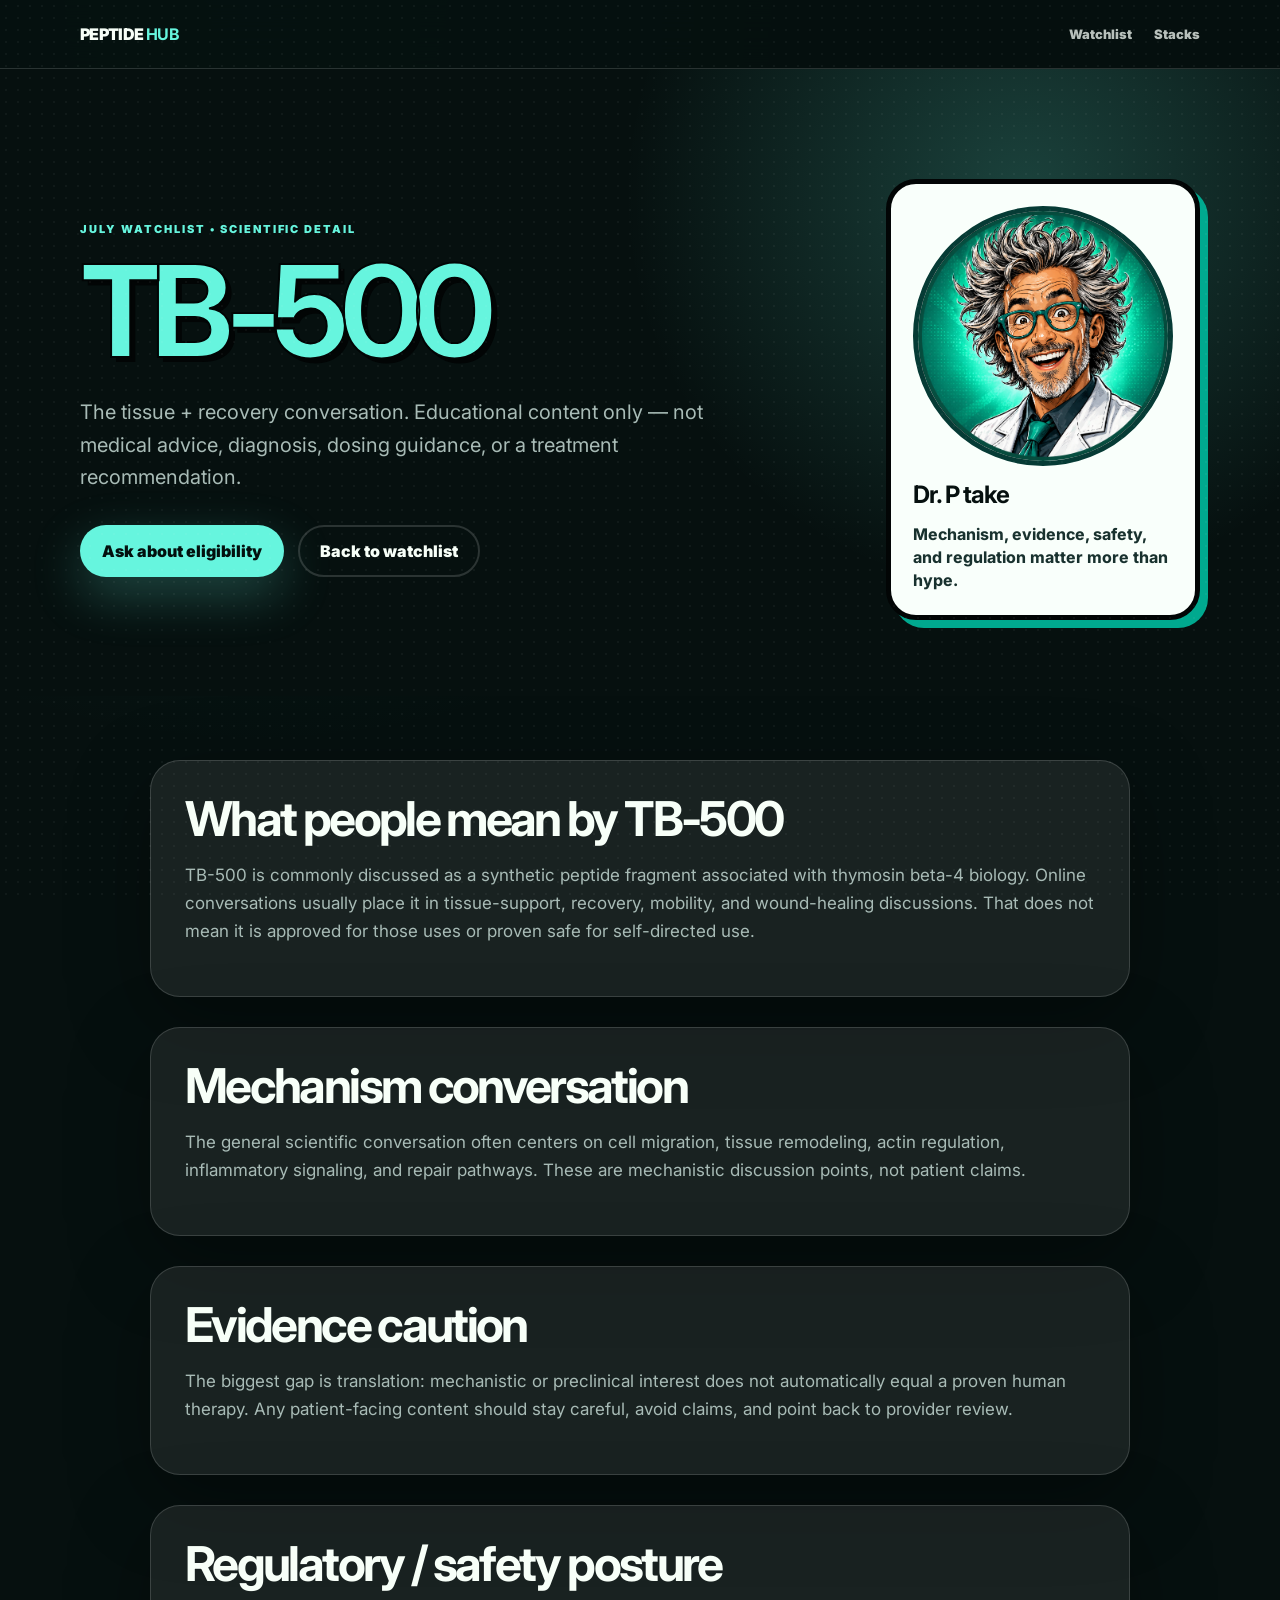
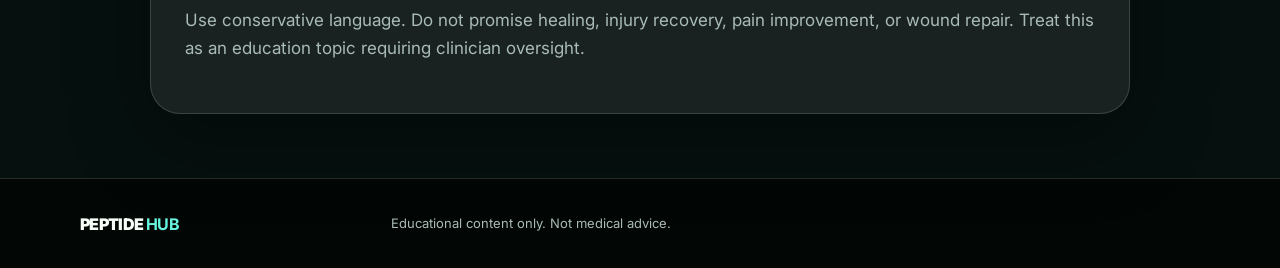
<file: tb-500.html>
<!doctype html><html lang="en"><head><meta charset="UTF-8"><meta name="viewport" content="width=device-width, initial-scale=1.0"><title>TB-500 | PeptideHubRx</title><link rel="preconnect" href="https://fonts.googleapis.com"><link rel="preconnect" href="https://fonts.gstatic.com" crossorigin><link href="https://fonts.googleapis.com/css2?family=Inter:wght@400;600;700;800;900&display=swap" rel="stylesheet"><link rel="stylesheet" href="styles.css"></head><body><header class="site-header"><nav class="nav container"><a class="brand" href="index.html"><span class="brand-icon">⚗</span><span>PEPTIDE <b>HUB</b></span></a><div class="nav-links open-static"><a href="index.html#watchlist">Watchlist</a><a href="stacks.html">Stacks</a></div></nav></header><main><section class="detail-hero"><div class="container detail-grid"><div><p class="eyebrow">July watchlist • scientific detail</p><h1>TB-500</h1><p class="hero-subhead">The tissue + recovery conversation. Educational content only — not medical advice, diagnosis, dosing guidance, or a treatment recommendation.</p><div class="hero-actions"><a class="btn btn-primary" href="index.html#contact">Ask about eligibility</a><a class="btn btn-secondary" href="index.html#watchlist">Back to watchlist</a></div></div><div class="drp-mini"><img src="0DFFDA9E-B63D-43A8-9CCC-87F499FAFA7E.png" alt="Dr. P"><strong>Dr. P take</strong><span>Mechanism, evidence, safety, and regulation matter more than hype.</span></div></div></section><section class="detail-section"><div class="container detail-content"><article><h2>What people mean by TB-500</h2><p>TB-500 is commonly discussed as a synthetic peptide fragment associated with thymosin beta-4 biology. Online conversations usually place it in tissue-support, recovery, mobility, and wound-healing discussions. That does not mean it is approved for those uses or proven safe for self-directed use.</p></article><article><h2>Mechanism conversation</h2><p>The general scientific conversation often centers on cell migration, tissue remodeling, actin regulation, inflammatory signaling, and repair pathways. These are mechanistic discussion points, not patient claims.</p></article><article><h2>Evidence caution</h2><p>The biggest gap is translation: mechanistic or preclinical interest does not automatically equal a proven human therapy. Any patient-facing content should stay careful, avoid claims, and point back to provider review.</p></article><article><h2>Regulatory / safety posture</h2><p>Use conservative language. Do not promise healing, injury recovery, pain improvement, or wound repair. Treat this as an education topic requiring clinician oversight.</p></article></div></section></main><footer class="footer"><div class="container footer-grid"><a class="brand" href="index.html"><span class="brand-icon">⚗</span><span>PEPTIDE <b>HUB</b></span></a><p>Educational content only. Not medical advice.</p></div></footer><script src="script.js"></script></body></html>
</file>
<file: oura.css>
*{margin:0;padding:0;box-sizing:border-box}
:root{
  --grey-900:#2e343b; --grey-700:#4a525b; --grey-500:#6d767f; --grey-300:#aeb6bd;
  --ivory:#f4f2ed; --paper:#eceae4; --ink:#1c2126; --white:#fff;
  --serif:"Cormorant Garamond",Georgia,serif; --sans:"Inter",-apple-system,sans-serif;
}
html{scroll-behavior:smooth}
body{font-family:var(--sans);background:var(--ivory);color:var(--ink);-webkit-font-smoothing:antialiased;overflow-x:hidden}
a{color:inherit;text-decoration:none}
sup{font-size:.45em;vertical-align:super}
.reveal{opacity:0;transform:translateY(26px);transition:opacity .9s cubic-bezier(.22,1,.36,1),transform .9s cubic-bezier(.22,1,.36,1)}
.reveal.in{opacity:1;transform:none}
.eyebrow{font-size:12px;letter-spacing:.28em;text-transform:uppercase;color:var(--grey-500);font-weight:600}
.eyebrow.light{color:var(--grey-300)}
h2{font-family:var(--serif);font-weight:500;font-size:clamp(38px,9vw,64px);line-height:1.04;margin:14px 0}
h2 em{font-style:italic;font-weight:400}
.lede{font-size:17px;line-height:1.65;color:var(--grey-700);max-width:34em}
.lede.light{color:#d6dade}
.pill{display:block;text-align:center;background:var(--white);color:var(--ink);font-weight:600;font-size:17px;padding:19px 28px;border-radius:999px;box-shadow:0 12px 32px rgba(20,25,30,.22);transition:transform .35s,box-shadow .35s}
.pill:active{transform:scale(.98)}
.wordmark{font-weight:600;letter-spacing:.14em;font-size:15px;color:var(--white);text-shadow:0 1px 12px rgba(10,14,18,.5)}

/* HERO */
.hero{position:relative;min-height:100svh;display:flex;flex-direction:column;overflow:hidden;
  background:linear-gradient(168deg,#7d868f 0%,#5d666f 34%,#454e57 68%,#333b43 100%);color:var(--white)}
.hero-vial{position:absolute;left:50%;width:118vw;max-width:760px;height:35svh;overflow:hidden;pointer-events:none;will-change:transform;
  -webkit-mask-image:linear-gradient(90deg,transparent,#000 10%,#000 90%,transparent);mask-image:linear-gradient(90deg,transparent,#000 10%,#000 90%,transparent)}
.hero-vial img{width:100%;height:100%;object-fit:cover;display:block}
.hero-vial-top{top:0;transform:translateX(-50%);animation:drift 9s ease-in-out infinite alternate}
.hero-vial-top img{object-position:50% 12%}
.hero-vial-bottom{bottom:0;height:27svh;width:104vw;transform:translateX(-50%) rotate(180deg);opacity:.92;animation:drift 11s ease-in-out infinite alternate-reverse}
.hero-vial-bottom img{object-position:50% 30%}
@keyframes drift{from{margin-top:0}to{margin-top:10px}}
.bar{position:relative;z-index:5;display:flex;justify-content:space-between;align-items:center;padding:20px 22px}
.bar-actions{display:flex;gap:10px}
.icon-btn{width:46px;height:46px;border-radius:50%;border:1px solid rgba(255,255,255,.45);background:rgba(255,255,255,.06);color:#fff;display:flex;align-items:center;justify-content:center;cursor:pointer;backdrop-filter:blur(6px)}
.menu{position:relative;z-index:5;display:none;flex-direction:column;gap:2px;padding:6px 22px 14px}
.menu.open{display:flex}
.menu a{font-family:var(--serif);font-size:30px;padding:6px 0;border-bottom:1px solid rgba(255,255,255,.14)}
.hero-copy{position:relative;z-index:4;text-align:center;margin-top:36svh;padding:0 18px}
.hero-brand{font-size:clamp(22px,6vw,30px);font-weight:500;letter-spacing:.02em;margin-bottom:10px}
.hero-copy h1{font-family:var(--serif);font-weight:500;font-size:clamp(52px,14.5vw,96px);line-height:1.02;text-shadow:0 2px 30px rgba(20,25,30,.35)}
.hero-copy h1 em{font-style:italic;font-weight:400}
.pill-hero{position:absolute;z-index:5;left:18px;right:18px;bottom:26px}
.scroll-cue{position:absolute;z-index:4;bottom:96px;left:50%;width:1px;height:34px;background:linear-gradient(#fff,transparent);animation:cue 2.2s ease-in-out infinite}
@keyframes cue{0%,100%{opacity:.25}50%{opacity:.9}}

/* MARQUEE */
.marquee{background:var(--ink);color:var(--ivory);overflow:hidden;padding:15px 0}
.marquee-track{display:flex;gap:26px;width:max-content;animation:slide 26s linear infinite;font-family:var(--serif);font-size:22px;letter-spacing:.06em;white-space:nowrap}
.marquee-track i{color:var(--grey-500);font-style:normal}
@keyframes slide{to{transform:translateX(-50%)}}

/* MANIFESTO */
.manifesto{padding:84px 24px 70px;background:var(--ivory)}

/* SHOP RAIL */
.shop{padding:20px 0 84px;background:var(--ivory)}
.shop-head{padding:0 24px}
.shop-sub{color:var(--grey-700);font-size:16px}
.rail{display:flex;gap:14px;overflow-x:auto;scroll-snap-type:x mandatory;padding:26px 24px 10px;-webkit-overflow-scrolling:touch;scrollbar-width:none}
.rail::-webkit-scrollbar{display:none}
.card{scroll-snap-align:start;flex:0 0 76vw;max-width:320px;background:var(--white);border-radius:26px;padding:28px 24px 24px;min-height:300px;display:flex;flex-direction:column;box-shadow:0 10px 34px rgba(28,33,38,.08);transition:transform .4s}
.card:active{transform:scale(.985)}
.card-tag{font-size:11px;letter-spacing:.24em;text-transform:uppercase;color:var(--grey-500);font-weight:600}
.card h3{font-family:var(--serif);font-size:44px;font-weight:500;margin:auto 0 8px}
.card p{color:var(--grey-700);line-height:1.55;font-size:15px}
.card-cta{margin-top:20px;font-weight:600;font-size:15px}
.card-dark{background:linear-gradient(160deg,#3a434c,#232a30);color:var(--ivory)}
.card-dark p{color:#c9ced3}.card-dark .card-tag{color:var(--grey-300)}

/* FULL BLEED */
.fullbleed{position:relative;min-height:92svh;overflow:hidden;display:flex;align-items:flex-end;color:#fff;background:var(--grey-900)}
.fullbleed-img{position:absolute;inset:-12% 0;will-change:transform}
.fullbleed-img img{width:100%;height:100%;object-fit:cover;display:block}
.fullbleed::after{content:"";position:absolute;inset:0;background:linear-gradient(180deg,rgba(20,25,30,0) 22%,rgba(20,25,30,.38) 55%,rgba(20,25,30,.72) 90%)}
.fullbleed-copy{position:relative;z-index:2;padding:0 24px 40px;width:100%;text-shadow:0 1px 16px rgba(10,14,18,.55)}
.fullbleed-copy .eyebrow{color:#fff}
.fullbleed-copy .pill{margin-top:22px}

/* STEPS */
.steps{padding:84px 24px;background:var(--paper)}
.step{border-top:1px solid #d8d4ca;padding:26px 0}
.step span{font-family:var(--serif);font-style:italic;font-size:20px;color:var(--grey-500)}
.step h3{font-family:var(--serif);font-size:32px;font-weight:500;margin:6px 0}
.step p{color:var(--grey-700);line-height:1.6}

/* INTAKE */
.intake{padding:88px 24px 70px;background:linear-gradient(165deg,#59636d,#31383f);color:#fff}
.intake .pill{margin-top:28px}
.fineprint{margin-top:26px;font-size:12.5px;line-height:1.6;color:#b9bfc5}

.footer{padding:36px 24px 44px;background:var(--ink);color:#9aa3ab;font-size:13px}
.footer .wordmark{display:block;margin-bottom:8px}

@media(min-width:820px){
  .hero-vial{width:min(88vw,880px);max-width:880px;height:38svh}.hero-vial-bottom{width:min(80vw,760px);height:28svh}
  .pill-hero{left:calc(50% - 210px);right:auto;width:420px}
  .manifesto,.steps,.intake{padding-left:max(24px,12vw);padding-right:max(24px,12vw)}
  .shop-head{padding-left:max(24px,12vw)}
  .rail{padding-left:max(24px,12vw)}
  .card{flex-basis:300px}
  .fullbleed-copy{padding-left:max(24px,12vw);padding-right:max(24px,12vw)}
  .fullbleed-copy .pill{width:420px}
  .intake .pill{width:420px}
}
@media(prefers-reduced-motion:reduce){
  .marquee-track,.hero-vial,.scroll-cue{animation:none}
  .reveal{opacity:1;transform:none;transition:none}
  html{scroll-behavior:auto}
}
</file>
<file: styles.css>
:root {
  --bg: #06100f;
  --ink: #f7fff8;
  --muted: #a8bbb6;
  --teal: #00a98f;
  --teal2: #66f5de;
  --black: #020505;
  --white: #ffffff;
  --line: rgba(255,255,255,.15);
  --card: rgba(255,255,255,.08);
  --shadow: 0 24px 80px rgba(0,0,0,.35);
}
* { box-sizing: border-box; }
html { scroll-behavior: smooth; }
body {
  margin: 0;
  font-family: Inter, system-ui, -apple-system, BlinkMacSystemFont, "Segoe UI", sans-serif;
  background: radial-gradient(circle at 20% 0%, rgba(0,169,143,.18), transparent 35%), var(--bg);
  color: var(--ink);
  overflow-x: hidden;
}
body::before { content: ""; position: fixed; inset: 0; pointer-events: none; opacity: .045; background-image: radial-gradient(#fff 1px, transparent 1px); background-size: 12px 12px; z-index: 999; }
a { color: inherit; text-decoration: none; }
img, svg { max-width: 100%; display: block; }
.container { width: min(1120px, calc(100% - 32px)); margin: 0 auto; }
.site-header { position: sticky; top: 0; z-index: 50; background: rgba(6,16,15,.92); border-bottom: 1px solid var(--line); backdrop-filter: blur(16px); }
.nav { min-height: 68px; display: flex; align-items: center; justify-content: space-between; gap: 16px; }
.brand { display: inline-flex; align-items: center; gap: 10px; font-weight: 950; letter-spacing: -.04em; }
.brand b { color: var(--teal2); }
.text-brand { font-size: clamp(22px, 3vw, 32px); letter-spacing: -.075em; line-height: 1; color: var(--ink); }
.text-brand span { display: inline-block; }
.text-brand b { color: var(--teal2); font-weight: 950; }
.brand-icon, .brand-logo img { display: none !important; }
.nav-links { display: flex; align-items: center; gap: 22px; font-size: 13px; font-weight: 900; color: rgba(247,255,248,.74); }
.nav-cta { padding: 10px 16px; border-radius: 999px; background: var(--white); color: var(--black) !important; }
.nav-toggle { display: none; }
.mobile-hero { min-height: calc(100svh - 68px); display: grid; align-items: center; padding: 64px 0 56px; position: relative; overflow: hidden; }
.july-hero { background: radial-gradient(circle at 8% 12%, rgba(102,245,222,.18), transparent 34%), radial-gradient(circle at 88% 20%, rgba(0,169,143,.18), transparent 32%); }
.mobile-hero::after { content: ""; position: absolute; inset: auto -10% -18% -10%; height: 40%; background: radial-gradient(circle, rgba(102,245,222,.22), transparent 65%); pointer-events: none; }
.hero-wrap { display: grid; grid-template-columns: 1fr .72fr; gap: 64px; align-items: center; position: relative; z-index: 2; }
.eyebrow { margin: 0 0 14px; color: var(--teal2); font-size: 11px; letter-spacing: .18em; text-transform: uppercase; font-weight: 950; }
h1, h2, h3, p { margin-top: 0; }
h1 { font-size: clamp(44px, 7vw, 88px); line-height: .9; letter-spacing: -.075em; margin-bottom: 24px; text-transform: uppercase; }
h2 { font-size: clamp(32px, 4.8vw, 64px); line-height: .96; letter-spacing: -.06em; margin-bottom: 20px; }
h3 { font-size: 24px; line-height: 1.05; letter-spacing: -.04em; margin-bottom: 12px; }
p { color: var(--muted); line-height: 1.62; }
.hero-subhead { font-size: clamp(16px, 2vw, 20px); max-width: 650px; }
.hero-actions { display: flex; gap: 14px; flex-wrap: wrap; margin-top: 32px; }
.btn { min-height: 52px; display: inline-flex; align-items: center; justify-content: center; padding: 0 20px; border-radius: 999px; font-weight: 950; border: 2px solid transparent; transition: transform .2s ease, box-shadow .2s ease; }
.btn:hover { transform: translateY(-3px); }
.btn-primary { background: var(--teal2); color: #03100e; box-shadow: 0 18px 50px rgba(102,245,222,.25); }
.btn-secondary { background: transparent; border-color: var(--line); color: var(--ink); }
.drp-hero-card { position: relative; border-radius: 34px; padding: 24px; background: linear-gradient(180deg, rgba(255,255,255,.13), rgba(255,255,255,.06)); border: 1px solid var(--line); box-shadow: var(--shadow); overflow: hidden; }
.comic-burst { position: absolute; top: 18px; left: 18px; z-index: 4; background: var(--white); color: var(--black); border: 4px solid var(--black); transform: rotate(-7deg); padding: 7px 14px; font-weight: 950; font-size: 24px; box-shadow: 6px 6px 0 var(--teal); }
.drp-portrait { width: min(100%, 390px); margin: 10px auto 0; }
.drp-label { margin-top: -10px; background: #fff; color: #06100f; border: 4px solid #000; border-radius: 20px; padding: 14px 16px; box-shadow: 8px 8px 0 var(--teal); }
.drp-label strong { display: block; font-size: 20px; letter-spacing: -.04em; }
.drp-label span { display: block; color: #18312e; font-weight: 750; font-size: 13px; margin-top: 4px; }
.ticker-wrap { overflow: hidden; background: #f9fffb; color: #06100f; border-top: 4px solid #020505; border-bottom: 4px solid #020505; width: 100%; }
.ticker-track { display: flex; width: max-content; will-change: transform; animation: tickerMove 34s linear infinite; }
.ticker-track.js-ticker-active { animation: none !important; }
.ticker-group { display: flex; align-items: center; gap: 18px; padding: 14px 18px 14px 0; flex-shrink: 0; }
.ticker-group span { font-weight: 950; text-transform: uppercase; letter-spacing: -.02em; border: 3px solid #020505; border-radius: 999px; padding: 8px 12px; background: #fff; box-shadow: 4px 4px 0 var(--teal); line-height: 1; }
@keyframes tickerMove { from { transform: translateX(0); } to { transform: translateX(-50%); } }
.trust-strip { padding: 30px 0; background: #020605; border-top: 1px solid var(--line); border-bottom: 1px solid var(--line); }
.trust-grid { display: grid; grid-template-columns: repeat(3, 1fr); gap: 18px; }
.trust-grid div { padding: 20px; border: 1px solid var(--line); border-radius: 22px; background: rgba(255,255,255,.04); }
.trust-grid strong { display: block; text-transform: uppercase; font-size: 14px; }
.trust-grid span { color: var(--muted); font-size: 13px; }
.watchlist-section, .comparison-section, .how-section, .final-cta { padding: 104px 0; }
.compact-section { padding-top: 48px; }
.section-heading { max-width: 780px; margin-bottom: 44px; }
.watchlist-grid { display: grid; grid-template-columns: repeat(3, 1fr); gap: 30px; }
.watchlist-grid-seven { grid-template-columns: repeat(3, minmax(0, 1fr)); align-items: stretch; }
.watch-card { background: #f9fffb; color: #07100f; border: 5px solid #020505; border-radius: 30px; padding: 28px; box-shadow: 10px 10px 0 var(--teal), 0 22px 70px rgba(0,0,0,.28); position: relative; overflow: hidden; transition: transform .2s ease; min-height: 325px; display: flex; flex-direction: column; }
.watch-card-featured { grid-column: 2 / span 1; }
.watch-card:hover { transform: translateY(-4px); }
.watch-card::before { content: ""; position: absolute; inset: 0; opacity: .1; background-image: radial-gradient(#111 1px, transparent 1px); background-size: 9px 9px; pointer-events: none; }
.watch-card > * { position: relative; z-index: 2; }
.watch-top { display: flex; justify-content: space-between; gap: 12px; align-items: center; margin-bottom: 20px; }
.watch-top span { background: #06100f; color: #fff; padding: 7px 10px; border-radius: 999px; text-transform: uppercase; font-size: 11px; font-weight: 950; }
.watch-top b { color: var(--teal); text-transform: uppercase; font-size: 12px; }
.watch-card h3 { font-size: clamp(42px, 5vw, 64px); color: var(--teal); text-transform: uppercase; -webkit-text-stroke: 2px #06100f; text-shadow: 4px 4px 0 #06100f; margin-bottom: 14px; }
.tagline { background: #06100f; color: #fff; display: inline-block; padding: 8px 11px; border-radius: 999px; font-weight: 950; margin-bottom: 20px; width: fit-content; }
ul { list-style: none; padding: 0; margin: 0; display: grid; gap: 14px; }
.watch-card ul { margin-top: auto; }
li { background: #fff; border: 3px solid #06100f; border-radius: 16px; padding: 14px; color: #111; font-weight: 650; line-height: 1.38; }
li strong { color: var(--teal); text-transform: uppercase; }
.comparison-card, .cta-card { border: 1px solid var(--line); border-radius: 36px; background: linear-gradient(135deg, rgba(255,255,255,.12), rgba(255,255,255,.05)); padding: 42px; box-shadow: var(--shadow); }
.comparison-card { display: grid; grid-template-columns: .85fr 1.15fr; gap: 42px; align-items: center; }
.compare-grid { display: grid; grid-template-columns: 1fr 1fr; gap: 24px; }
.compare-grid div, .compare-grid a { background: #fff; color: #06100f; border: 4px solid #000; border-radius: 26px; padding: 26px; box-shadow: 7px 7px 0 var(--teal); display: block; }
.compare-grid h3 { color: var(--teal); font-size: 34px; text-transform: uppercase; -webkit-text-stroke: 1px #06100f; }
.compare-grid p { color: #112421; font-weight: 700; }
.stack-feature-card { display: grid; gap: 18px; background: #f9fffb; color: #06100f; border: 5px solid #020505; border-radius: 30px; padding: 36px; box-shadow: 10px 10px 0 var(--teal); font-weight: 900; }
.stack-feature-card span { color: var(--teal); text-transform: uppercase; letter-spacing: .12em; font-size: 12px; }
.stack-feature-card strong { font-size: clamp(25px,4vw,44px); line-height: 1.08; letter-spacing: -.06em; }
.stack-feature-card em { font-style: normal; color: #06100f; }
.how-grid { display: grid; grid-template-columns: .8fr 1.2fr; gap: 54px; align-items: start; }
.steps-list { display: grid; gap: 22px; }
.step { display: grid; grid-template-columns: 58px 1fr; gap: 20px; align-items: start; padding: 26px; border-radius: 26px; border: 1px solid var(--line); background: var(--card); }
.step span { width: 52px; height: 52px; display: grid; place-items: center; background: var(--teal2); color: #06100f; border-radius: 18px; font-weight: 950; }
.step strong { font-size: 22px; }
.step p { margin: 5px 0 0; }
.cta-card { display: grid; grid-template-columns: .9fr .75fr; gap: 42px; align-items: center; background: radial-gradient(circle at 20% 10%, rgba(102,245,222,.18), transparent 34%), rgba(255,255,255,.08); }
.lead-form { display: grid; gap: 16px; padding: 26px; border-radius: 26px; background: rgba(0,0,0,.32); border: 1px solid var(--line); }
.lead-form label { display: grid; gap: 9px; font-size: 13px; font-weight: 850; }
input, select { width: 100%; min-height: 52px; border: 1px solid var(--line); border-radius: 14px; padding: 0 12px; font: inherit; background: rgba(255,255,255,.1); color: var(--ink); }
select option { color: #06100f; }
.checkbox { grid-template-columns: 18px 1fr !important; color: var(--muted); line-height: 1.35; }
.checkbox input { width: auto; min-height: auto; margin-top: 3px; }
.form-message { color: var(--teal2); font-weight: 900; margin: 0; }
.footer { padding: 34px 0; background: #020605; border-top: 1px solid var(--line); }
.footer-grid { display: grid; grid-template-columns: .35fr 1fr; gap: 28px; align-items: center; }
.footer p { font-size: 13px; margin: 0; }
.reveal { opacity: 0; transform: translateY(22px); transition: opacity .55s ease, transform .55s ease; }
.reveal.in-view { opacity: 1; transform: translateY(0); }
.card-link { display: block; color: #07100f; }
.detail-hero { padding: 110px 0 76px; background: radial-gradient(circle at 80% 20%,rgba(102,245,222,.22),transparent 35%),var(--bg); }
.detail-grid { display: grid; grid-template-columns: 1fr .42fr; gap: 58px; align-items: center; }
.detail-hero h1 { font-size: clamp(64px,11vw,128px); color: var(--teal2); text-transform: uppercase; -webkit-text-stroke: 2px #020505; text-shadow: 5px 5px 0 #020505; margin-bottom: 28px; }
.drp-mini { background:#f9fffb; color:#06100f; border:5px solid #020505; border-radius:30px; padding:22px; box-shadow:8px 8px 0 var(--teal); display:grid; gap:14px; align-content: start; }
.drp-mini img { border-radius:50%; border:5px solid #063b35; margin: 0 auto; max-width: 260px; }
.drp-mini strong { font-size:24px; letter-spacing:-.04em; }
.drp-mini span { color:#18312e; font-weight:750; line-height: 1.45; }
.detail-section { padding: 64px 0; }
.detail-content { display:grid; gap:30px; max-width: 980px; }
.detail-content article,.stack-card,.glp-card { background:rgba(255,255,255,.08); border:1px solid var(--line); border-radius:30px; padding:34px; box-shadow:var(--shadow); }
.detail-content h2,.stack-card h2,.glp-card h2 { font-size:clamp(30px,4vw,48px); line-height:1; letter-spacing:-.055em; margin-bottom: 18px; }
.detail-content p,.stack-card p,.glp-card p { font-size:17px; line-height: 1.65; }
.stack-library,.glp-grid { display:grid; grid-template-columns:repeat(2, minmax(0, 1fr)); gap:30px; align-items: stretch; }
.stack-card,.glp-card { display: flex; flex-direction: column; gap: 12px; }
.stack-card span,.glp-card span { color:var(--teal2); text-transform:uppercase; font-size:12px; letter-spacing:.14em; font-weight:950; }
.stack-card p strong { color: var(--white); }
.stack-card a { display:inline-flex; width: fit-content; margin:8px 10px 0 0; background:var(--teal2); color:#06100f; border-radius:999px; padding:10px 14px; font-weight:950; }
.open-static { display:flex!important; position:static!important; background:transparent!important; border:0!important; padding:0!important; }
@media (max-width: 860px) {
  .nav-toggle { display: inline-flex; border: 1px solid var(--line); color: var(--ink); background: transparent; border-radius: 999px; padding: 8px 12px; }
  .nav-links { position: absolute; top: 72px; left: 16px; right: 16px; display: none; flex-direction: column; align-items: stretch; padding: 16px; background: rgba(6,16,15,.96); border: 1px solid var(--line); border-radius: 22px; }
  .nav-links.open { display: flex; }
  .hero-wrap, .comparison-card, .how-grid, .cta-card, .footer-grid, .detail-grid, .stack-library, .glp-grid { grid-template-columns: 1fr; }
  .watchlist-grid, .watchlist-grid-seven, .trust-grid, .compare-grid { grid-template-columns: 1fr; }
  .watch-card-featured { grid-column: auto; }
  .mobile-hero { padding: 44px 0 60px; min-height: auto; }
  .hero-copy { text-align: center; }
  .hero-actions { justify-content: center; }
  .drp-hero-card { max-width: 430px; margin: 0 auto; }
  .ticker-track { animation-duration: 42s; }
  .detail-hero { padding: 68px 0 52px; }
  .open-static { gap: 12px; font-size: 12px; flex-wrap: wrap; }
  .drp-mini { max-width: 360px; margin: 0 auto; }
  .watchlist-section, .comparison-section, .how-section, .final-cta { padding: 78px 0; }
  .detail-section { padding: 42px 0; }
}
@media (max-width: 520px) {
  .container { width: min(100% - 24px, 1120px); }
  .nav { min-height: 62px; }
  .brand { font-size: 15px; }
  .text-brand { font-size: 24px; letter-spacing: -.07em; }
  h1 { font-size: 42px; line-height: .92; }
  h2 { font-size: 34px; }
  .hero-subhead { font-size: 15.5px; }
  .hero-actions .btn { width: 100%; }
  .drp-hero-card { padding: 16px; border-radius: 26px; }
  .comic-burst { font-size: 20px; box-shadow: 4px 4px 0 var(--teal); }
  .drp-label { box-shadow: 5px 5px 0 var(--teal); }
  .watch-card { border-width: 4px; padding: 20px; box-shadow: 6px 6px 0 var(--teal); min-height: auto; }
  .watch-card h3 { font-size: 46px; }
  li { font-size: 14px; }
  .step { grid-template-columns: 46px 1fr; padding: 18px; }
  .step span { width: 42px; height: 42px; border-radius: 14px; font-size: 12px; }
  .ticker-group { gap: 12px; padding: 10px 12px 10px 0; }
  .ticker-group span { font-size: 11px; padding: 7px 10px; box-shadow: 3px 3px 0 var(--teal); }
  .comparison-card, .cta-card, .stack-feature-card, .detail-content article, .stack-card, .glp-card { padding: 24px; border-radius: 26px; }
  .detail-hero h1 { font-size: 58px; text-shadow: 3px 3px 0 #020505; }
  .detail-content h2,.stack-card h2,.glp-card h2 { font-size: 32px; }
}
@media (prefers-reduced-motion: reduce) { *, *::before, *::after { animation: none !important; transition: none !important; scroll-behavior: auto !important; } .reveal { opacity: 1; transform: none; } .ticker-track { animation: none; } }
</file>
<file: quiz.css>
.quiz-section{padding:104px 0;background:radial-gradient(circle at 15% 10%,rgba(102,245,222,.14),transparent 34%),rgba(0,0,0,.12)}.quiz-card{display:grid;grid-template-columns:.8fr 1fr;gap:42px;align-items:start;border:1px solid var(--line);border-radius:36px;background:linear-gradient(135deg,rgba(255,255,255,.12),rgba(255,255,255,.05));padding:42px;box-shadow:var(--shadow)}.quiz-copy{position:sticky;top:96px}.quiz-form{display:grid;gap:16px}.quiz-form label{display:grid;gap:9px;background:rgba(0,0,0,.25);border:1px solid var(--line);border-radius:22px;padding:18px;font-size:14px;font-weight:900;color:var(--ink)}.quiz-form select{margin-top:3px}.quiz-result{display:none;border:2px solid var(--teal2);background:#f9fffb;color:#06100f;border-radius:24px;padding:18px;box-shadow:6px 6px 0 var(--teal);font-weight:800;line-height:1.45}.quiz-result.show{display:block}.quiz-result strong{display:block;font-size:22px;letter-spacing:-.04em;margin-bottom:8px}.quiz-result span{display:block;color:#18312e;font-weight:750;margin-top:8px}@media(max-width:860px){.quiz-card{grid-template-columns:1fr;padding:28px}.quiz-copy{position:static}.quiz-section{padding:78px 0}}@media(max-width:520px){.quiz-card{padding:22px;border-radius:26px}.quiz-form label{padding:16px;border-radius:18px}.quiz-result{border-radius:20px}}
</file>
